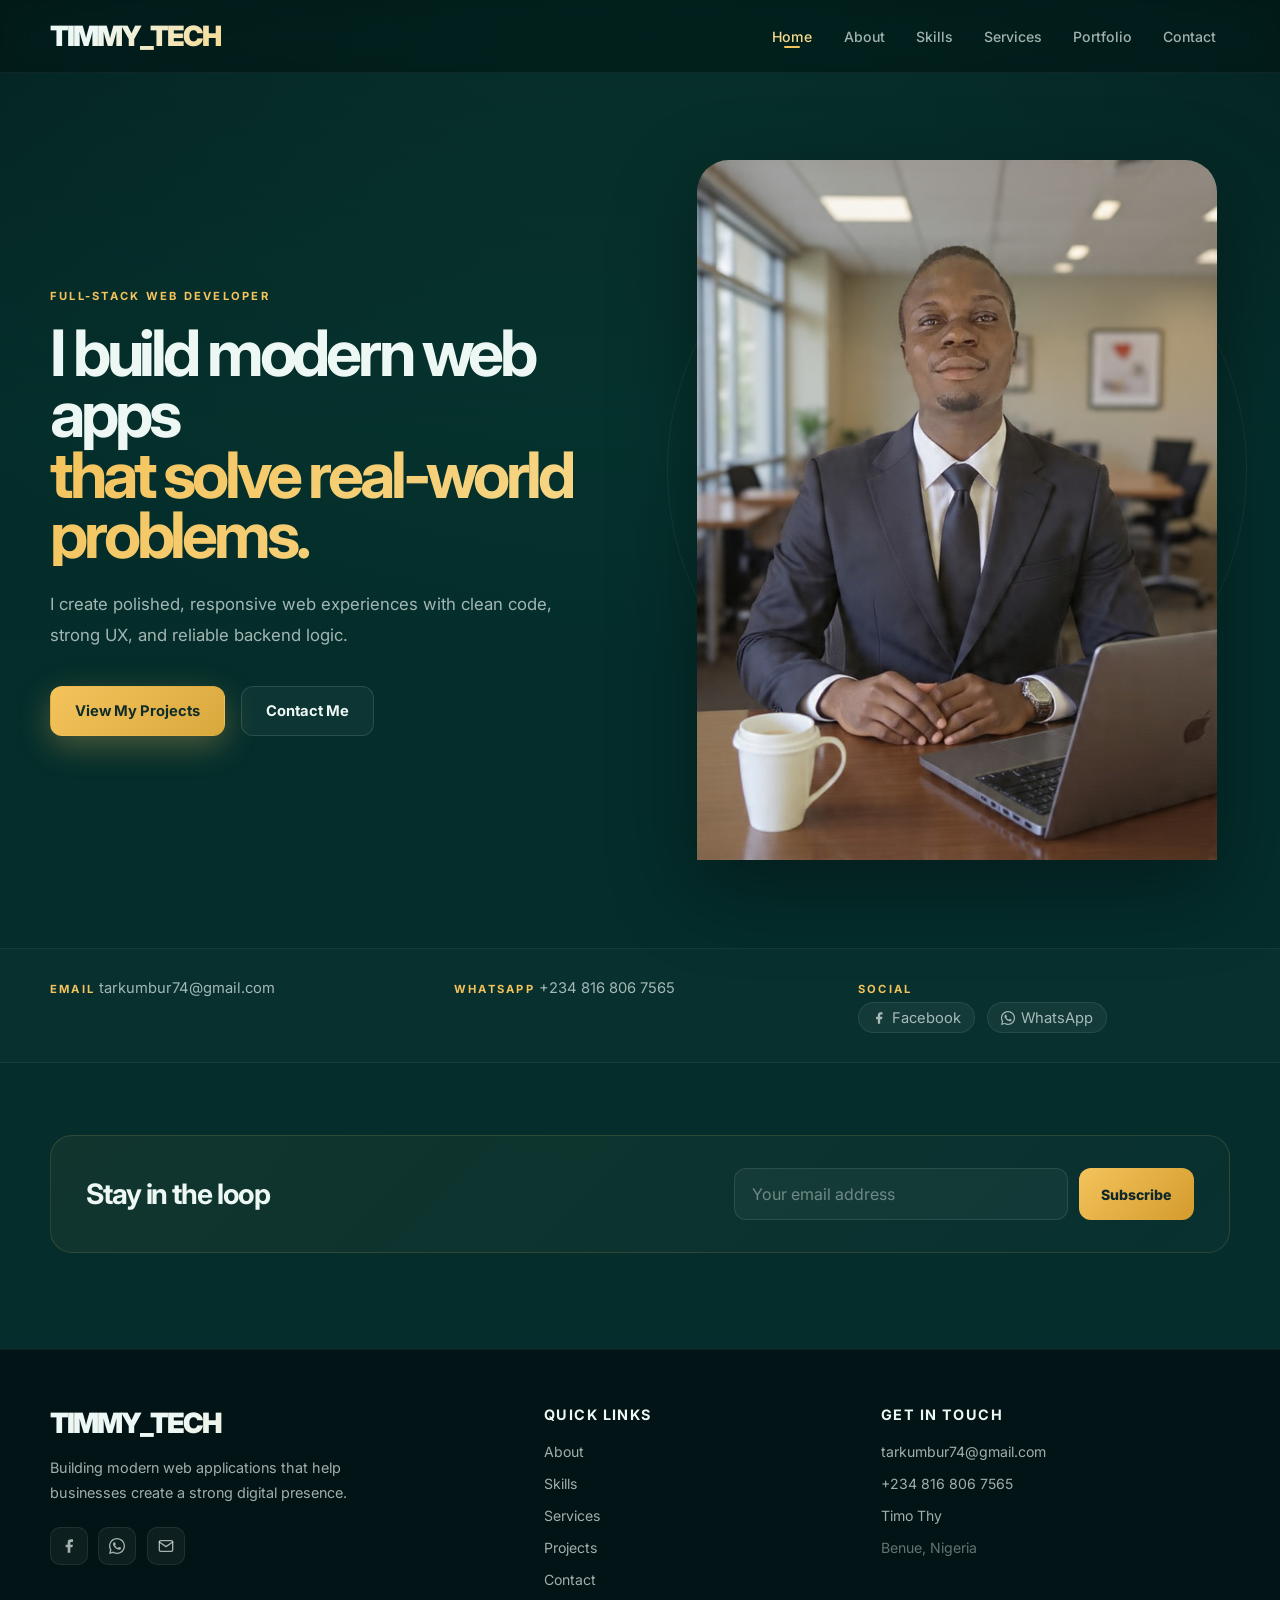
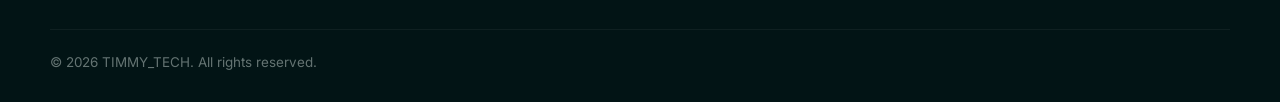
<file: index.html>
<!DOCTYPE html>
<html lang="en">
  <head>
    <meta charset="UTF-8" />
    <meta name="viewport" content="width=device-width, initial-scale=1.0" />
    <title>TIMMY_TECH | Full-Stack Developer</title>
    <meta name="description" content="Portfolio website for Timmy Tech — a full-stack web developer and digital solutions expert." />
    <link rel="preconnect" href="https://fonts.googleapis.com" />
    <link rel="preconnect" href="https://fonts.gstatic.com" crossorigin />
    <link href="https://fonts.googleapis.com/css2?family=Inter:wght@400;500;600;700;800;900&display=swap" rel="stylesheet" />
    <link rel="stylesheet" href="styles.css" />
  </head>
  <body>
    <div class="page-shell">

      <!-- ── NAV ── -->
      <header class="topbar">
        <nav class="nav container">
          <a class="brand" href="index.html">TIMMY_TECH</a>
          <div class="nav-links" id="navMenu">
            <a href="index.html"     class="nav-link">Home</a>
            <a href="about.html"     class="nav-link">About</a>
            <a href="skills.html"    class="nav-link">Skills</a>
            <a href="services.html"  class="nav-link">Services</a>
            <a href="portfolio.html" class="nav-link">Portfolio</a>
            <a href="contact.html"   class="nav-link">Contact</a>
          </div>
          <button class="menu-toggle" id="menuToggle" aria-label="Toggle menu">
            <span></span>
            <span></span>
            <span></span>
          </button>
        </nav>
      </header>

      <main>

        <!-- ── HERO ── -->
        <section class="hero container" id="home">
          <div class="hero-copy reveal">
            <p class="eyebrow">Full-Stack Web Developer</p>
            <h1>
              I build modern web apps
              <span>that solve real-world problems.</span>
            </h1>
            <p class="lead">
              I create polished, responsive web experiences with clean code,
              strong UX, and reliable backend logic.
            </p>
            <div class="cta-row">
              <a class="btn btn-primary" href="portfolio.html">View My Projects</a>
              <a class="btn btn-secondary" href="contact.html">Contact Me</a>
            </div>
          </div>

          <div class="hero-visual">
            <div class="orb orb-one"></div>
            <div class="orb orb-two"></div>
            <img src="IMG-20260911-WA3342.jpg" alt="Portrait of Timmy Tech" />
          </div>
        </section>

        <!-- ── QUICK LINKS ── -->
        <div class="info-strip">
          <div class="container info-grid">
            <div class="reveal">
              <p class="mini-tag">Email</p>
              <a href="mailto:tarkumbur74@gmail.com">tarkumbur74@gmail.com</a>
            </div>
            <div class="reveal">
              <p class="mini-tag">WhatsApp</p>
              <a href="https://wa.me/2348168067565" target="_blank" rel="noreferrer">+234 816 806 7565</a>
            </div>
            <div class="reveal">
              <p class="mini-tag">Social</p>
              <div class="socials">
                <a class="social-pill" href="https://facebook.com/timo.thy" target="_blank" rel="noreferrer">
                  <svg width="14" height="14" viewBox="0 0 24 24" fill="currentColor"><path d="M18 2h-3a5 5 0 0 0-5 5v3H7v4h3v8h4v-8h3l1-4h-4V7a1 1 0 0 1 1-1h3z"/></svg>
                  Facebook
                </a>
                <a class="social-pill" href="https://wa.me/2348168067565" target="_blank" rel="noreferrer">
                  <svg width="14" height="14" viewBox="0 0 24 24" fill="currentColor"><path d="M17.472 14.382c-.297-.149-1.758-.867-2.03-.967-.273-.099-.471-.148-.67.15-.197.297-.767.966-.94 1.164-.173.199-.347.223-.644.075-.297-.15-1.255-.463-2.39-1.475-.883-.788-1.48-1.761-1.653-2.059-.173-.297-.018-.458.13-.606.134-.133.298-.347.446-.52.149-.174.198-.298.298-.497.099-.198.05-.371-.025-.52-.075-.149-.669-1.612-.916-2.207-.242-.579-.487-.5-.669-.51-.173-.008-.371-.01-.57-.01-.198 0-.52.074-.792.372-.272.297-1.04 1.016-1.04 2.479 0 1.462 1.065 2.875 1.213 3.074.149.198 2.096 3.2 5.077 4.487.709.306 1.262.489 1.694.625.712.227 1.36.195 1.871.118.571-.085 1.758-.719 2.006-1.413.248-.694.248-1.289.173-1.413-.074-.124-.272-.198-.57-.347z"/><path d="M12 0C5.373 0 0 5.373 0 12c0 2.124.554 4.118 1.524 5.847L0 24l6.335-1.509A11.954 11.954 0 0 0 12 24c6.627 0 12-5.373 12-12S18.627 0 12 0zm0 22c-1.848 0-3.576-.504-5.054-1.38l-.363-.214-3.762.896.952-3.666-.236-.375A9.96 9.96 0 0 1 2 12C2 6.477 6.477 2 12 2s10 4.477 10 10-4.477 10-10 10z"/></svg>
                  WhatsApp
                </a>
              </div>
            </div>
          </div>
        </div>

        <!-- ── NEWSLETTER ── -->
        <section class="newsletter container">
          <div class="newsletter-box reveal">
            <h3>Stay in the loop</h3>
            <form class="newsletter-form">
              <input type="email" placeholder="Your email address" aria-label="Email address" required />
              <button type="submit">Subscribe</button>
            </form>
          </div>
        </section>

      </main>

      <!-- ── FOOTER ── -->
      <footer class="footer" id="contact">
        <div class="container footer-grid">
          <div>
            <a href="index.html" class="brand footer-brand">TIMMY_TECH</a>
            <p>Building modern web applications that help businesses create a strong digital presence.</p>
            <div class="footer-socials">
              <a href="https://facebook.com/timo.thy" target="_blank" rel="noreferrer" aria-label="Facebook">
                <svg width="16" height="16" viewBox="0 0 24 24" fill="currentColor"><path d="M18 2h-3a5 5 0 0 0-5 5v3H7v4h3v8h4v-8h3l1-4h-4V7a1 1 0 0 1 1-1h3z"/></svg>
              </a>
              <a href="https://wa.me/2348168067565" target="_blank" rel="noreferrer" aria-label="WhatsApp">
                <svg width="16" height="16" viewBox="0 0 24 24" fill="currentColor"><path d="M17.472 14.382c-.297-.149-1.758-.867-2.03-.967-.273-.099-.471-.148-.67.15-.197.297-.767.966-.94 1.164-.173.199-.347.223-.644.075-.297-.15-1.255-.463-2.39-1.475-.883-.788-1.48-1.761-1.653-2.059-.173-.297-.018-.458.13-.606.134-.133.298-.347.446-.52.149-.174.198-.298.298-.497.099-.198.05-.371-.025-.52-.075-.149-.669-1.612-.916-2.207-.242-.579-.487-.5-.669-.51-.173-.008-.371-.01-.57-.01-.198 0-.52.074-.792.372-.272.297-1.04 1.016-1.04 2.479 0 1.462 1.065 2.875 1.213 3.074.149.198 2.096 3.2 5.077 4.487.709.306 1.262.489 1.694.625.712.227 1.36.195 1.871.118.571-.085 1.758-.719 2.006-1.413.248-.694.248-1.289.173-1.413-.074-.124-.272-.198-.57-.347z"/><path d="M12 0C5.373 0 0 5.373 0 12c0 2.124.554 4.118 1.524 5.847L0 24l6.335-1.509A11.954 11.954 0 0 0 12 24c6.627 0 12-5.373 12-12S18.627 0 12 0zm0 22c-1.848 0-3.576-.504-5.054-1.38l-.363-.214-3.762.896.952-3.666-.236-.375A9.96 9.96 0 0 1 2 12C2 6.477 6.477 2 12 2s10 4.477 10 10-4.477 10-10 10z"/></svg>
              </a>
              <a href="mailto:tarkumbur74@gmail.com" aria-label="Email">
                <svg width="16" height="16" viewBox="0 0 24 24" fill="none" stroke="currentColor" stroke-width="2" stroke-linecap="round" stroke-linejoin="round"><path d="M4 4h16c1.1 0 2 .9 2 2v12c0 1.1-.9 2-2 2H4c-1.1 0-2-.9-2-2V6c0-1.1.9-2 2-2z"/><polyline points="22,6 12,13 2,6"/></svg>
              </a>
            </div>
          </div>
          <div>
            <h4>Quick links</h4>
            <ul>
              <li><a href="about.html">About</a></li>
              <li><a href="skills.html">Skills</a></li>
              <li><a href="services.html">Services</a></li>
              <li><a href="portfolio.html">Projects</a></li>
              <li><a href="contact.html">Contact</a></li>
            </ul>
          </div>
          <div>
            <h4>Get in touch</h4>
            <ul>
              <li><a href="mailto:tarkumbur74@gmail.com">tarkumbur74@gmail.com</a></li>
              <li><a href="https://wa.me/2348168067565">+234 816 806 7565</a></li>
              <li><a href="https://facebook.com/timo.thy" target="_blank" rel="noreferrer">Timo Thy</a></li>
              <li><span style="color:var(--soft)">Benue, Nigeria</span></li>
            </ul>
          </div>
        </div>
        <div class="copyright container">
          <span>© <span id="year"></span> TIMMY_TECH. All rights reserved.</span>
        </div>
      </footer>

    </div>
    <script src="script.js"></script>
  </body>
</html>
</file>
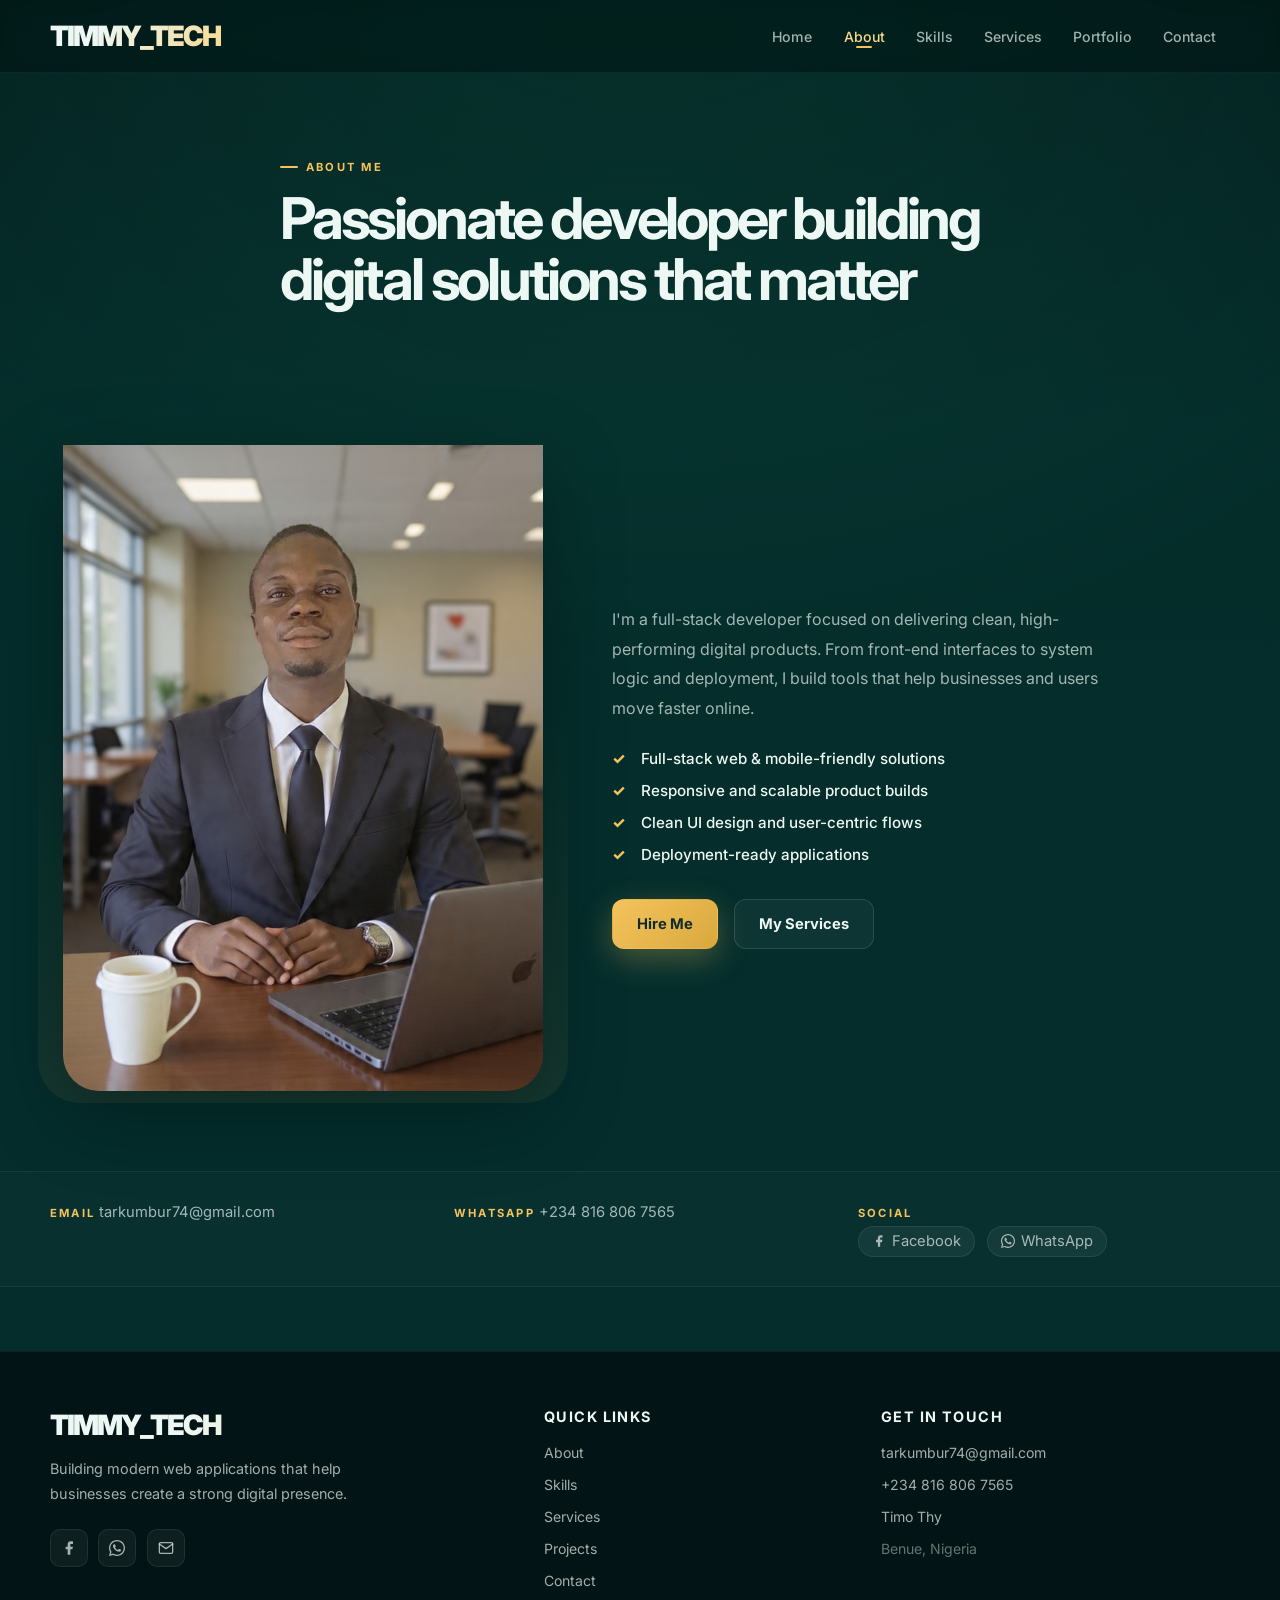
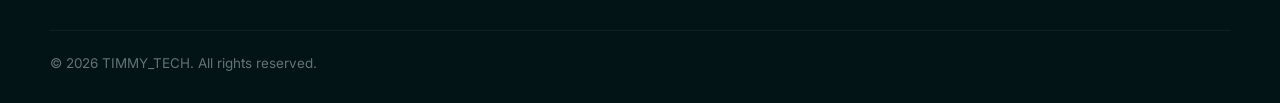
<file: about.html>
<!DOCTYPE html>
<html lang="en">
  <head>
    <meta charset="UTF-8" />
    <meta name="viewport" content="width=device-width, initial-scale=1.0" />
    <title>About | TIMMY_TECH</title>
    <meta name="description" content="Learn more about Timmy Tech — a full-stack web developer based in Benue, Nigeria." />
    <link rel="preconnect" href="https://fonts.googleapis.com" />
    <link rel="preconnect" href="https://fonts.gstatic.com" crossorigin />
    <link href="https://fonts.googleapis.com/css2?family=Inter:wght@400;500;600;700;800;900&display=swap" rel="stylesheet" />
    <link rel="stylesheet" href="styles.css" />
  </head>
  <body>
    <div class="page-shell">

      <!-- ── NAV ── -->
      <header class="topbar">
        <nav class="nav container">
          <a class="brand" href="index.html">TIMMY_TECH</a>
          <div class="nav-links" id="navMenu">
            <a href="index.html"     class="nav-link">Home</a>
            <a href="about.html"     class="nav-link">About</a>
            <a href="skills.html"    class="nav-link">Skills</a>
            <a href="services.html"  class="nav-link">Services</a>
            <a href="portfolio.html" class="nav-link">Portfolio</a>
            <a href="contact.html"   class="nav-link">Contact</a>
          </div>
          <button class="menu-toggle" id="menuToggle" aria-label="Toggle menu">
            <span></span><span></span><span></span>
          </button>
        </nav>
      </header>

      <main>

        <!-- ── PAGE HERO ── -->
        <div class="page-hero container reveal">
          <p class="section-tag">About me</p>
          <h1 class="page-title">Passionate developer building<br>digital solutions that matter</h1>
        </div>

        <!-- ── ABOUT ── -->
        <section class="about container" id="about">
          <div class="about-visual reveal">
            <img src="IMG-20260911-WA3342.jpg" alt="Timmy Tech — developer portrait" />
          </div>

          <div class="about-copy reveal reveal-right">
            <p>
              I'm a full-stack developer focused on delivering clean, high-performing digital
              products. From front-end interfaces to system logic and deployment, I build tools
              that help businesses and users move faster online.
            </p>
            <ul class="check-list">
              <li>Full-stack web &amp; mobile-friendly solutions</li>
              <li>Responsive and scalable product builds</li>
              <li>Clean UI design and user-centric flows</li>
              <li>Deployment-ready applications</li>
            </ul>
            <div class="action-row">
              <a class="btn btn-primary" href="mailto:tarkumbur74@gmail.com">Hire Me</a>
              <a class="btn btn-ghost" href="services.html">My Services</a>
            </div>
          </div>
        </section>

        <!-- ── INFO STRIP ── -->
        <div class="info-strip">
          <div class="container info-grid">
            <div class="reveal">
              <p class="mini-tag">Email</p>
              <a href="mailto:tarkumbur74@gmail.com">tarkumbur74@gmail.com</a>
            </div>
            <div class="reveal">
              <p class="mini-tag">WhatsApp</p>
              <a href="https://wa.me/2348168067565" target="_blank" rel="noreferrer">+234 816 806 7565</a>
            </div>
            <div class="reveal">
              <p class="mini-tag">Social</p>
              <div class="socials">
                <a class="social-pill" href="https://facebook.com/timo.thy" target="_blank" rel="noreferrer">
                  <svg width="14" height="14" viewBox="0 0 24 24" fill="currentColor"><path d="M18 2h-3a5 5 0 0 0-5 5v3H7v4h3v8h4v-8h3l1-4h-4V7a1 1 0 0 1 1-1h3z"/></svg>
                  Facebook
                </a>
                <a class="social-pill" href="https://wa.me/2348168067565" target="_blank" rel="noreferrer">
                  <svg width="14" height="14" viewBox="0 0 24 24" fill="currentColor"><path d="M17.472 14.382c-.297-.149-1.758-.867-2.03-.967-.273-.099-.471-.148-.67.15-.197.297-.767.966-.94 1.164-.173.199-.347.223-.644.075-.297-.15-1.255-.463-2.39-1.475-.883-.788-1.48-1.761-1.653-2.059-.173-.297-.018-.458.13-.606.134-.133.298-.347.446-.52.149-.174.198-.298.298-.497.099-.198.05-.371-.025-.52-.075-.149-.669-1.612-.916-2.207-.242-.579-.487-.5-.669-.51-.173-.008-.371-.01-.57-.01-.198 0-.52.074-.792.372-.272.297-1.04 1.016-1.04 2.479 0 1.462 1.065 2.875 1.213 3.074.149.198 2.096 3.2 5.077 4.487.709.306 1.262.489 1.694.625.712.227 1.36.195 1.871.118.571-.085 1.758-.719 2.006-1.413.248-.694.248-1.289.173-1.413-.074-.124-.272-.198-.57-.347z"/><path d="M12 0C5.373 0 0 5.373 0 12c0 2.124.554 4.118 1.524 5.847L0 24l6.335-1.509A11.954 11.954 0 0 0 12 24c6.627 0 12-5.373 12-12S18.627 0 12 0zm0 22c-1.848 0-3.576-.504-5.054-1.38l-.363-.214-3.762.896.952-3.666-.236-.375A9.96 9.96 0 0 1 2 12C2 6.477 6.477 2 12 2s10 4.477 10 10-4.477 10-10 10z"/></svg>
                  WhatsApp
                </a>
              </div>
            </div>
          </div>
        </div>

      </main>

      <!-- ── FOOTER ── -->
      <footer class="footer">
        <div class="container footer-grid">
          <div>
            <a href="index.html" class="brand footer-brand">TIMMY_TECH</a>
            <p>Building modern web applications that help businesses create a strong digital presence.</p>
            <div class="footer-socials">
              <a href="https://facebook.com/timo.thy" target="_blank" rel="noreferrer" aria-label="Facebook">
                <svg width="16" height="16" viewBox="0 0 24 24" fill="currentColor"><path d="M18 2h-3a5 5 0 0 0-5 5v3H7v4h3v8h4v-8h3l1-4h-4V7a1 1 0 0 1 1-1h3z"/></svg>
              </a>
              <a href="https://wa.me/2348168067565" target="_blank" rel="noreferrer" aria-label="WhatsApp">
                <svg width="16" height="16" viewBox="0 0 24 24" fill="currentColor"><path d="M17.472 14.382c-.297-.149-1.758-.867-2.03-.967-.273-.099-.471-.148-.67.15-.197.297-.767.966-.94 1.164-.173.199-.347.223-.644.075-.297-.15-1.255-.463-2.39-1.475-.883-.788-1.48-1.761-1.653-2.059-.173-.297-.018-.458.13-.606.134-.133.298-.347.446-.52.149-.174.198-.298.298-.497.099-.198.05-.371-.025-.52-.075-.149-.669-1.612-.916-2.207-.242-.579-.487-.5-.669-.51-.173-.008-.371-.01-.57-.01-.198 0-.52.074-.792.372-.272.297-1.04 1.016-1.04 2.479 0 1.462 1.065 2.875 1.213 3.074.149.198 2.096 3.2 5.077 4.487.709.306 1.262.489 1.694.625.712.227 1.36.195 1.871.118.571-.085 1.758-.719 2.006-1.413.248-.694.248-1.289.173-1.413-.074-.124-.272-.198-.57-.347z"/><path d="M12 0C5.373 0 0 5.373 0 12c0 2.124.554 4.118 1.524 5.847L0 24l6.335-1.509A11.954 11.954 0 0 0 12 24c6.627 0 12-5.373 12-12S18.627 0 12 0zm0 22c-1.848 0-3.576-.504-5.054-1.38l-.363-.214-3.762.896.952-3.666-.236-.375A9.96 9.96 0 0 1 2 12C2 6.477 6.477 2 12 2s10 4.477 10 10-4.477 10-10 10z"/></svg>
              </a>
              <a href="mailto:tarkumbur74@gmail.com" aria-label="Email">
                <svg width="16" height="16" viewBox="0 0 24 24" fill="none" stroke="currentColor" stroke-width="2" stroke-linecap="round" stroke-linejoin="round"><path d="M4 4h16c1.1 0 2 .9 2 2v12c0 1.1-.9 2-2 2H4c-1.1 0-2-.9-2-2V6c0-1.1.9-2 2-2z"/><polyline points="22,6 12,13 2,6"/></svg>
              </a>
            </div>
          </div>
          <div>
            <h4>Quick links</h4>
            <ul>
              <li><a href="about.html">About</a></li>
              <li><a href="skills.html">Skills</a></li>
              <li><a href="services.html">Services</a></li>
              <li><a href="portfolio.html">Projects</a></li>
              <li><a href="contact.html">Contact</a></li>
            </ul>
          </div>
          <div>
            <h4>Get in touch</h4>
            <ul>
              <li><a href="mailto:tarkumbur74@gmail.com">tarkumbur74@gmail.com</a></li>
              <li><a href="https://wa.me/2348168067565">+234 816 806 7565</a></li>
              <li><a href="https://facebook.com/timo.thy" target="_blank" rel="noreferrer">Timo Thy</a></li>
              <li><span style="color:var(--soft)">Benue, Nigeria</span></li>
            </ul>
          </div>
        </div>
        <div class="copyright container">
          <span>© <span id="year"></span> TIMMY_TECH. All rights reserved.</span>
        </div>
      </footer>

    </div>
    <script src="script.js"></script>
  </body>
</html>
</file>
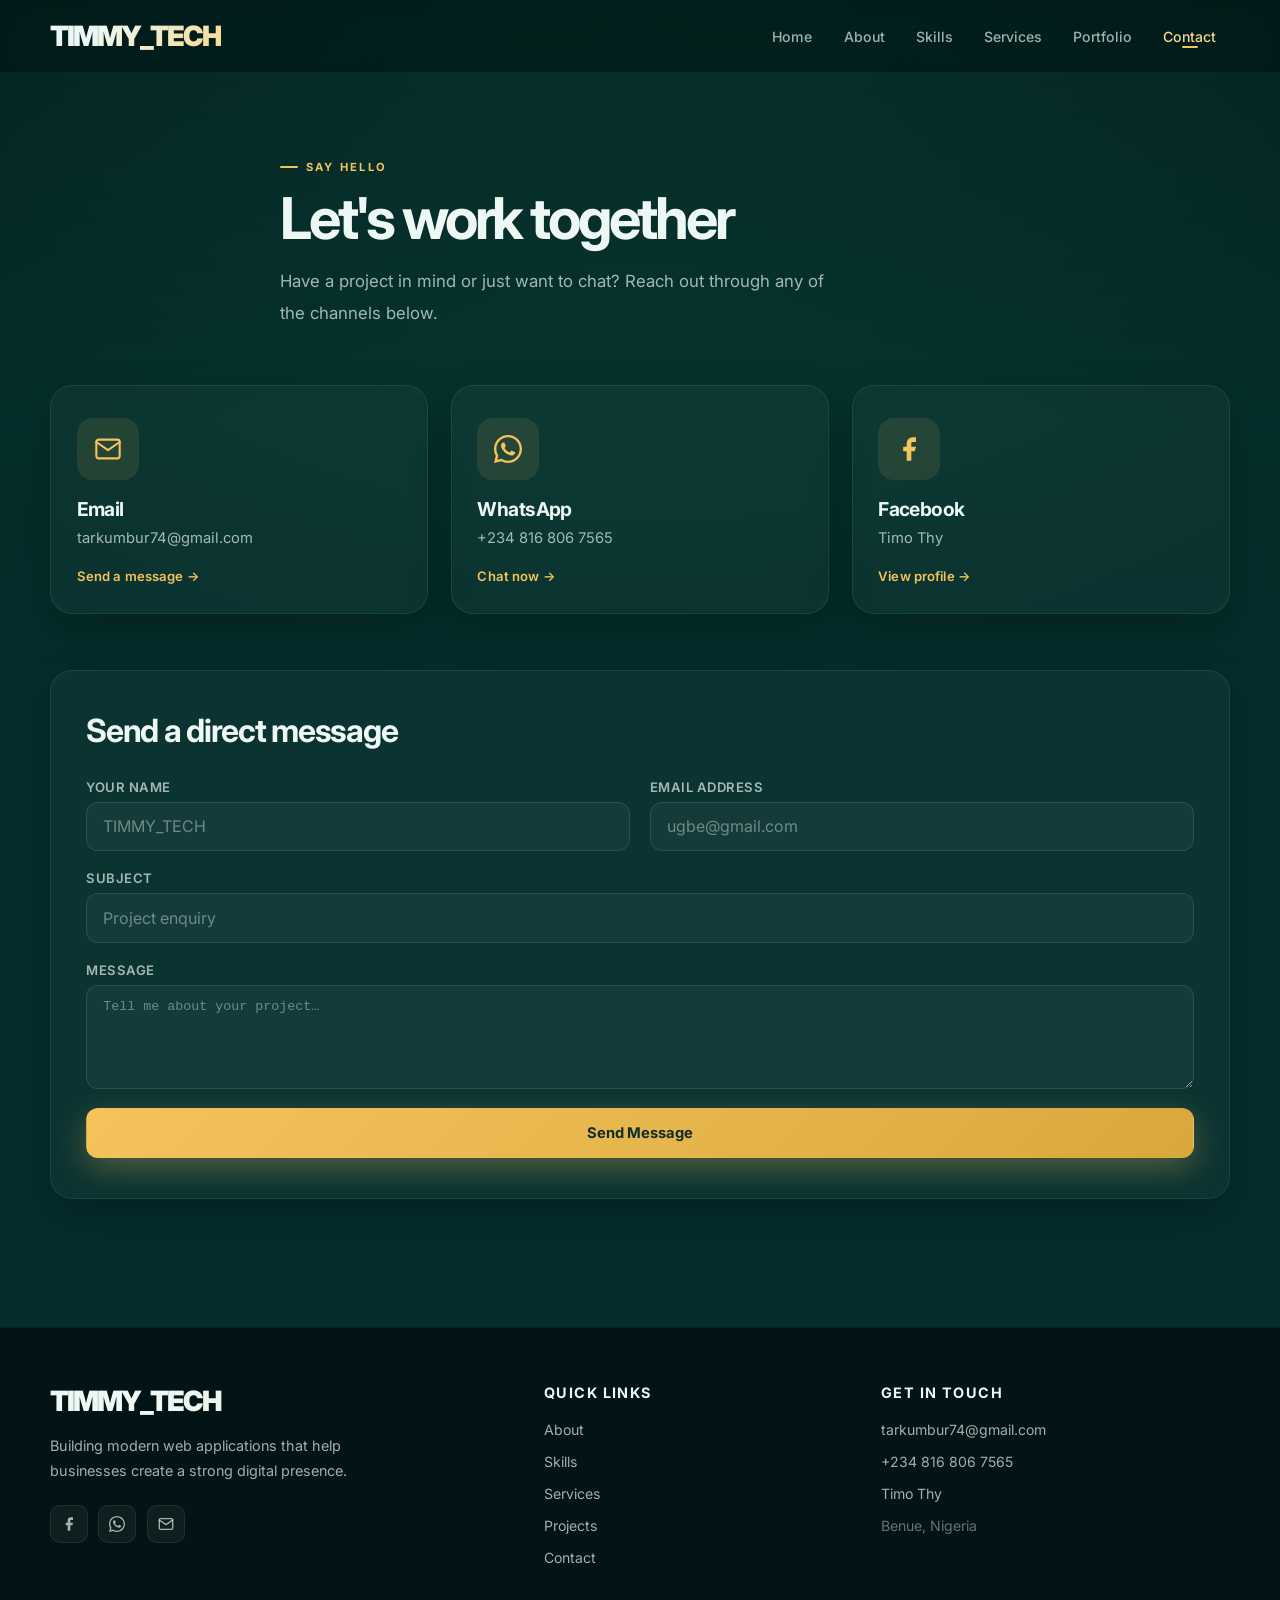
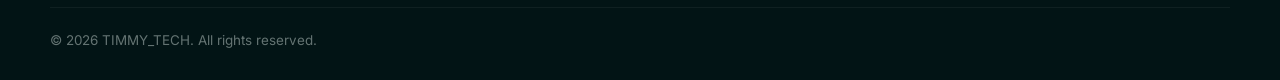
<file: contact.html>
<!DOCTYPE html>
<html lang="en">
  <head>
    <meta charset="UTF-8" />
    <meta name="viewport" content="width=device-width, initial-scale=1.0" />
    <title>Contact | TIMMY_TECH</title>
    <meta name="description" content="Get in touch with Timmy Tech — email, WhatsApp, or social media." />
    <link rel="preconnect" href="https://fonts.googleapis.com" />
    <link rel="preconnect" href="https://fonts.gstatic.com" crossorigin />
    <link href="https://fonts.googleapis.com/css2?family=Inter:wght@400;500;600;700;800;900&display=swap" rel="stylesheet" />
    <link rel="stylesheet" href="styles.css" />
  </head>
  <body>
    <div class="page-shell">

      <!-- ── NAV ── -->
      <header class="topbar">
        <nav class="nav container">
          <a class="brand" href="index.html">TIMMY_TECH</a>
          <div class="nav-links" id="navMenu">
            <a href="index.html"     class="nav-link">Home</a>
            <a href="about.html"     class="nav-link">About</a>
            <a href="skills.html"    class="nav-link">Skills</a>
            <a href="services.html"  class="nav-link">Services</a>
            <a href="portfolio.html" class="nav-link">Portfolio</a>
            <a href="contact.html"   class="nav-link">Contact</a>
          </div>
          <button class="menu-toggle" id="menuToggle" aria-label="Toggle menu">
            <span></span><span></span><span></span>
          </button>
        </nav>
      </header>

      <main>

        <!-- ── PAGE HERO ── -->
        <div class="page-hero container reveal">
          <p class="section-tag">Say hello</p>
          <h1 class="page-title">Let's work together</h1>
          <p class="page-lead">Have a project in mind or just want to chat? Reach out through any of the channels below.</p>
        </div>

        <!-- ── CONTACT CARDS ── -->
        <section class="contact-section container" id="contact">

          <div class="contact-grid">

            <a class="contact-card reveal" href="mailto:tarkumbur74@gmail.com">
              <div class="contact-icon">
                <svg width="28" height="28" viewBox="0 0 24 24" fill="none" stroke="currentColor" stroke-width="1.8" stroke-linecap="round" stroke-linejoin="round"><path d="M4 4h16c1.1 0 2 .9 2 2v12c0 1.1-.9 2-2 2H4c-1.1 0-2-.9-2-2V6c0-1.1.9-2 2-2z"/><polyline points="22,6 12,13 2,6"/></svg>
              </div>
              <h3>Email</h3>
              <p>tarkumbur74@gmail.com</p>
              <span class="contact-action">Send a message →</span>
            </a>

            <a class="contact-card reveal" href="https://wa.me/2348168067565" target="_blank" rel="noreferrer">
              <div class="contact-icon">
                <svg width="28" height="28" viewBox="0 0 24 24" fill="currentColor"><path d="M17.472 14.382c-.297-.149-1.758-.867-2.03-.967-.273-.099-.471-.148-.67.15-.197.297-.767.966-.94 1.164-.173.199-.347.223-.644.075-.297-.15-1.255-.463-2.39-1.475-.883-.788-1.48-1.761-1.653-2.059-.173-.297-.018-.458.13-.606.134-.133.298-.347.446-.52.149-.174.198-.298.298-.497.099-.198.05-.371-.025-.52-.075-.149-.669-1.612-.916-2.207-.242-.579-.487-.5-.669-.51-.173-.008-.371-.01-.57-.01-.198 0-.52.074-.792.372-.272.297-1.04 1.016-1.04 2.479 0 1.462 1.065 2.875 1.213 3.074.149.198 2.096 3.2 5.077 4.487.709.306 1.262.489 1.694.625.712.227 1.36.195 1.871.118.571-.085 1.758-.719 2.006-1.413.248-.694.248-1.289.173-1.413-.074-.124-.272-.198-.57-.347z"/><path d="M12 0C5.373 0 0 5.373 0 12c0 2.124.554 4.118 1.524 5.847L0 24l6.335-1.509A11.954 11.954 0 0 0 12 24c6.627 0 12-5.373 12-12S18.627 0 12 0zm0 22c-1.848 0-3.576-.504-5.054-1.38l-.363-.214-3.762.896.952-3.666-.236-.375A9.96 9.96 0 0 1 2 12C2 6.477 6.477 2 12 2s10 4.477 10 10-4.477 10-10 10z"/></svg>
              </div>
              <h3>WhatsApp</h3>
              <p>+234 816 806 7565</p>
              <span class="contact-action">Chat now →</span>
            </a>

            <a class="contact-card reveal" href="https://facebook.com/timo.thy" target="_blank" rel="noreferrer">
              <div class="contact-icon">
                <svg width="28" height="28" viewBox="0 0 24 24" fill="currentColor"><path d="M18 2h-3a5 5 0 0 0-5 5v3H7v4h3v8h4v-8h3l1-4h-4V7a1 1 0 0 1 1-1h3z"/></svg>
              </div>
              <h3>Facebook</h3>
              <p>Timo Thy</p>
              <span class="contact-action">View profile →</span>
            </a>

          </div>

          <!-- ── CONTACT FORM ── -->
          <div class="contact-form-wrap reveal">
            <h2>Send a direct message</h2>
            <form class="contact-form" id="contactForm">
              <div class="form-row">
                <div class="form-group">
                  <label for="name">Your name</label>
                  <input type="text" id="name" name="name" placeholder="TIMMY_TECH" required />
                </div>
                <div class="form-group">
                  <label for="email">Email address</label>
                  <input type="email" id="email" name="email" placeholder="ugbe@gmail.com" required />
                </div>
              </div>
              <div class="form-group">
                <label for="subject">Subject</label>
                <input type="text" id="subject" name="subject" placeholder="Project enquiry" required />
              </div>
              <div class="form-group">
                <label for="message">Message</label>
                <textarea id="message" name="message" rows="5" placeholder="Tell me about your project…" required></textarea>
              </div>
              <button type="submit" class="btn btn-primary">Send Message</button>
            </form>
          </div>

        </section>

      </main>

      <!-- ── FOOTER ── -->
      <footer class="footer">
        <div class="container footer-grid">
          <div>
            <a href="index.html" class="brand footer-brand">TIMMY_TECH</a>
            <p>Building modern web applications that help businesses create a strong digital presence.</p>
            <div class="footer-socials">
              <a href="https://facebook.com/timo.thy" target="_blank" rel="noreferrer" aria-label="Facebook">
                <svg width="16" height="16" viewBox="0 0 24 24" fill="currentColor"><path d="M18 2h-3a5 5 0 0 0-5 5v3H7v4h3v8h4v-8h3l1-4h-4V7a1 1 0 0 1 1-1h3z"/></svg>
              </a>
              <a href="https://wa.me/2348168067565" target="_blank" rel="noreferrer" aria-label="WhatsApp">
                <svg width="16" height="16" viewBox="0 0 24 24" fill="currentColor"><path d="M17.472 14.382c-.297-.149-1.758-.867-2.03-.967-.273-.099-.471-.148-.67.15-.197.297-.767.966-.94 1.164-.173.199-.347.223-.644.075-.297-.15-1.255-.463-2.39-1.475-.883-.788-1.48-1.761-1.653-2.059-.173-.297-.018-.458.13-.606.134-.133.298-.347.446-.52.149-.174.198-.298.298-.497.099-.198.05-.371-.025-.52-.075-.149-.669-1.612-.916-2.207-.242-.579-.487-.5-.669-.51-.173-.008-.371-.01-.57-.01-.198 0-.52.074-.792.372-.272.297-1.04 1.016-1.04 2.479 0 1.462 1.065 2.875 1.213 3.074.149.198 2.096 3.2 5.077 4.487.709.306 1.262.489 1.694.625.712.227 1.36.195 1.871.118.571-.085 1.758-.719 2.006-1.413.248-.694.248-1.289.173-1.413-.074-.124-.272-.198-.57-.347z"/><path d="M12 0C5.373 0 0 5.373 0 12c0 2.124.554 4.118 1.524 5.847L0 24l6.335-1.509A11.954 11.954 0 0 0 12 24c6.627 0 12-5.373 12-12S18.627 0 12 0zm0 22c-1.848 0-3.576-.504-5.054-1.38l-.363-.214-3.762.896.952-3.666-.236-.375A9.96 9.96 0 0 1 2 12C2 6.477 6.477 2 12 2s10 4.477 10 10-4.477 10-10 10z"/></svg>
              </a>
              <a href="mailto:tarkumbur74@gmail.com" aria-label="Email">
                <svg width="16" height="16" viewBox="0 0 24 24" fill="none" stroke="currentColor" stroke-width="2" stroke-linecap="round" stroke-linejoin="round"><path d="M4 4h16c1.1 0 2 .9 2 2v12c0 1.1-.9 2-2 2H4c-1.1 0-2-.9-2-2V6c0-1.1.9-2 2-2z"/><polyline points="22,6 12,13 2,6"/></svg>
              </a>
            </div>
          </div>
          <div>
            <h4>Quick links</h4>
            <ul>
              <li><a href="about.html">About</a></li>
              <li><a href="skills.html">Skills</a></li>
              <li><a href="services.html">Services</a></li>
              <li><a href="portfolio.html">Projects</a></li>
              <li><a href="contact.html">Contact</a></li>
            </ul>
          </div>
          <div>
            <h4>Get in touch</h4>
            <ul>
              <li><a href="mailto:tarkumbur74@gmail.com">tarkumbur74@gmail.com</a></li>
              <li><a href="https://wa.me/2348168067565">+234 816 806 7565</a></li>
              <li><a href="https://facebook.com/timo.thy" target="_blank" rel="noreferrer">Timo Thy</a></li>
              <li><span style="color:var(--soft)">Benue, Nigeria</span></li>
            </ul>
          </div>
        </div>
        <div class="copyright container">
          <span>© <span id="year"></span> TIMMY_TECH. All rights reserved.</span>
        </div>
      </footer>

    </div>
    <script src="script.js"></script>
  </body>
</html>
</file>
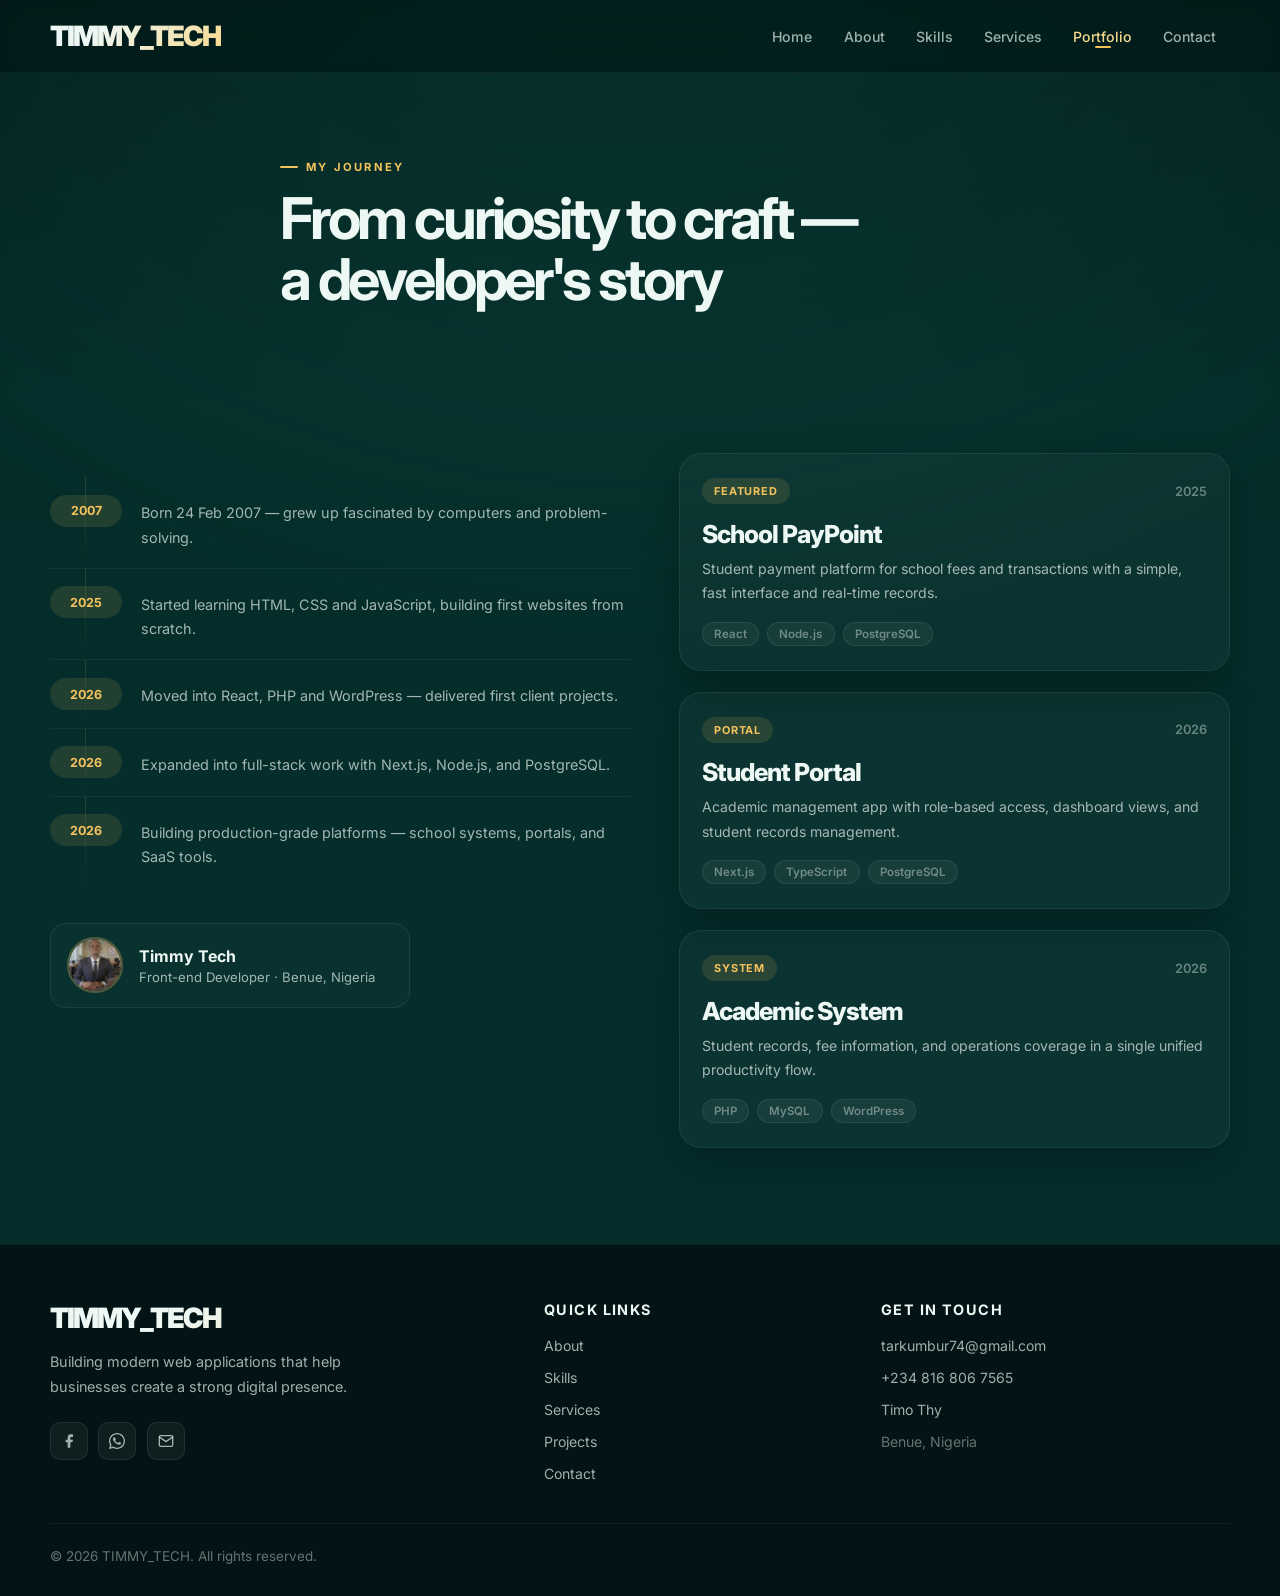
<file: portfolio.html>
<!DOCTYPE html>
<html lang="en">
  <head>
    <meta charset="UTF-8" />
    <meta name="viewport" content="width=device-width, initial-scale=1.0" />
    <title>Portfolio | TIMMY_TECH</title>
    <meta name="description" content="Projects and journey of Timmy Tech — School PayPoint, Student Portal, Academic System and more." />
    <link rel="preconnect" href="https://fonts.googleapis.com" />
    <link rel="preconnect" href="https://fonts.gstatic.com" crossorigin />
    <link href="https://fonts.googleapis.com/css2?family=Inter:wght@400;500;600;700;800;900&display=swap" rel="stylesheet" />
    <link rel="stylesheet" href="styles.css" />
  </head>
  <body>
    <div class="page-shell">

      <!-- ── NAV ── -->
      <header class="topbar">
        <nav class="nav container">
          <a class="brand" href="index.html">TIMMY_TECH</a>
          <div class="nav-links" id="navMenu">
            <a href="index.html"     class="nav-link">Home</a>
            <a href="about.html"     class="nav-link">About</a>
            <a href="skills.html"    class="nav-link">Skills</a>
            <a href="services.html"  class="nav-link">Services</a>
            <a href="portfolio.html" class="nav-link">Portfolio</a>
            <a href="contact.html"   class="nav-link">Contact</a>
          </div>
          <button class="menu-toggle" id="menuToggle" aria-label="Toggle menu">
            <span></span><span></span><span></span>
          </button>
        </nav>
      </header>

      <main>

        <!-- ── PAGE HERO ── -->
        <div class="page-hero container reveal">
          <p class="section-tag">My Journey</p>
          <h1 class="page-title">From curiosity to craft —<br>a developer's story</h1>
        </div>

        <!-- ── EXPERIENCE / PROJECTS ── -->
        <section class="experience container" id="portfolio">

          <div class="experience-copy reveal">
            <div class="timeline">
              <div class="timeline-item">
                <span class="year">2007</span>
                <p>Born 24 Feb 2007 — grew up fascinated by computers and problem-solving.</p>
              </div>
              <div class="timeline-item">
                <span class="year">2025</span>
                <p>Started learning HTML, CSS and JavaScript, building first websites from scratch.</p>
              </div>
              <div class="timeline-item">
                <span class="year">2026</span>
                <p>Moved into React, PHP and WordPress — delivered first client projects.</p>
              </div>
              <div class="timeline-item">
                <span class="year">2026</span>
                <p>Expanded into full-stack work with Next.js, Node.js, and PostgreSQL.</p>
              </div>
              <div class="timeline-item">
                <span class="year">2026</span>
                <p>Building production-grade platforms — school systems, portals, and SaaS tools.</p>
              </div>
            </div>
            <div class="mini-profile">
              <img src="IMG-20260911-WA3342.jpg" alt="Timmy Tech portrait" />
              <div>
                <strong>Timmy Tech</strong>
                <span>Front-end Developer · Benue, Nigeria</span>
              </div>
            </div>
          </div>

          <div class="projects-panel">
            <div class="project-card reveal">
              <div class="project-header">
                <span class="project-badge">Featured</span>
                <span class="project-year">2025</span>
              </div>
              <h3>School PayPoint</h3>
              <p>Student payment platform for school fees and transactions with a simple, fast interface and real-time records.</p>
              <div class="project-tags">
                <span>React</span><span>Node.js</span><span>PostgreSQL</span>
              </div>
            </div>

            <div class="project-card reveal">
              <div class="project-header">
                <span class="project-badge">Portal</span>
                <span class="project-year">2026</span>
              </div>
              <h3>Student Portal</h3>
              <p>Academic management app with role-based access, dashboard views, and student records management.</p>
              <div class="project-tags">
                <span>Next.js</span><span>TypeScript</span><span>PostgreSQL</span>
              </div>
            </div>

            <div class="project-card reveal">
              <div class="project-header">
                <span class="project-badge">System</span>
                <span class="project-year">2026</span>
              </div>
              <h3>Academic System</h3>
              <p>Student records, fee information, and operations coverage in a single unified productivity flow.</p>
              <div class="project-tags">
                <span>PHP</span><span>MySQL</span><span>WordPress</span>
              </div>
            </div>
          </div>

        </section>

      </main>

      <!-- ── FOOTER ── -->
      <footer class="footer">
        <div class="container footer-grid">
          <div>
            <a href="index.html" class="brand footer-brand">TIMMY_TECH</a>
            <p>Building modern web applications that help businesses create a strong digital presence.</p>
            <div class="footer-socials">
              <a href="https://facebook.com/timo.thy" target="_blank" rel="noreferrer" aria-label="Facebook">
                <svg width="16" height="16" viewBox="0 0 24 24" fill="currentColor"><path d="M18 2h-3a5 5 0 0 0-5 5v3H7v4h3v8h4v-8h3l1-4h-4V7a1 1 0 0 1 1-1h3z"/></svg>
              </a>
              <a href="https://wa.me/2348168067565" target="_blank" rel="noreferrer" aria-label="WhatsApp">
                <svg width="16" height="16" viewBox="0 0 24 24" fill="currentColor"><path d="M17.472 14.382c-.297-.149-1.758-.867-2.03-.967-.273-.099-.471-.148-.67.15-.197.297-.767.966-.94 1.164-.173.199-.347.223-.644.075-.297-.15-1.255-.463-2.39-1.475-.883-.788-1.48-1.761-1.653-2.059-.173-.297-.018-.458.13-.606.134-.133.298-.347.446-.52.149-.174.198-.298.298-.497.099-.198.05-.371-.025-.52-.075-.149-.669-1.612-.916-2.207-.242-.579-.487-.5-.669-.51-.173-.008-.371-.01-.57-.01-.198 0-.52.074-.792.372-.272.297-1.04 1.016-1.04 2.479 0 1.462 1.065 2.875 1.213 3.074.149.198 2.096 3.2 5.077 4.487.709.306 1.262.489 1.694.625.712.227 1.36.195 1.871.118.571-.085 1.758-.719 2.006-1.413.248-.694.248-1.289.173-1.413-.074-.124-.272-.198-.57-.347z"/><path d="M12 0C5.373 0 0 5.373 0 12c0 2.124.554 4.118 1.524 5.847L0 24l6.335-1.509A11.954 11.954 0 0 0 12 24c6.627 0 12-5.373 12-12S18.627 0 12 0zm0 22c-1.848 0-3.576-.504-5.054-1.38l-.363-.214-3.762.896.952-3.666-.236-.375A9.96 9.96 0 0 1 2 12C2 6.477 6.477 2 12 2s10 4.477 10 10-4.477 10-10 10z"/></svg>
              </a>
              <a href="mailto:tarkumbur74@gmail.com" aria-label="Email">
                <svg width="16" height="16" viewBox="0 0 24 24" fill="none" stroke="currentColor" stroke-width="2" stroke-linecap="round" stroke-linejoin="round"><path d="M4 4h16c1.1 0 2 .9 2 2v12c0 1.1-.9 2-2 2H4c-1.1 0-2-.9-2-2V6c0-1.1.9-2 2-2z"/><polyline points="22,6 12,13 2,6"/></svg>
              </a>
            </div>
          </div>
          <div>
            <h4>Quick links</h4>
            <ul>
              <li><a href="about.html">About</a></li>
              <li><a href="skills.html">Skills</a></li>
              <li><a href="services.html">Services</a></li>
              <li><a href="portfolio.html">Projects</a></li>
              <li><a href="contact.html">Contact</a></li>
            </ul>
          </div>
          <div>
            <h4>Get in touch</h4>
            <ul>
              <li><a href="mailto:tarkumbur74@gmail.com">tarkumbur74@gmail.com</a></li>
              <li><a href="https://wa.me/2348168067565">+234 816 806 7565</a></li>
              <li><a href="https://facebook.com/timo.thy" target="_blank" rel="noreferrer">Timo Thy</a></li>
              <li><span style="color:var(--soft)">Benue, Nigeria</span></li>
            </ul>
          </div>
        </div>
        <div class="copyright container">
          <span>© <span id="year"></span> TIMMY_TECH. All rights reserved.</span>
        </div>
      </footer>

    </div>
    <script src="script.js"></script>
  </body>
</html>
</file>
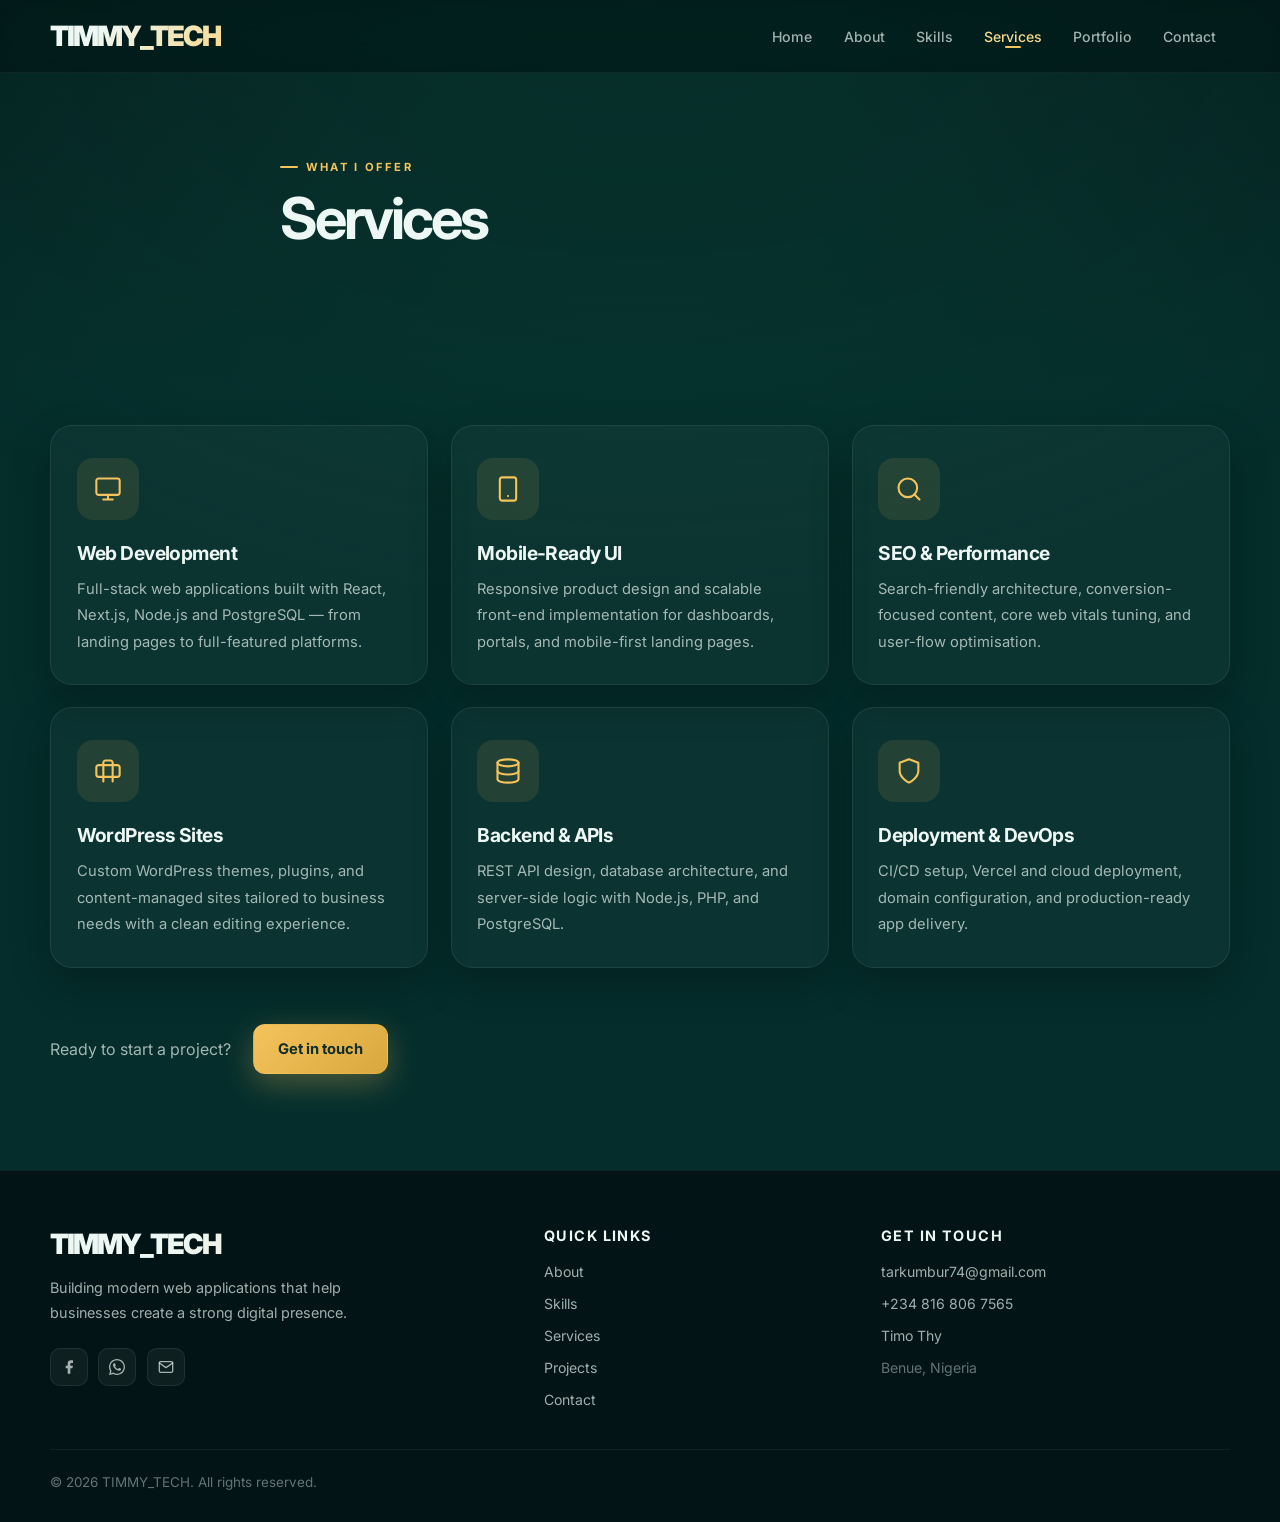
<file: services.html>
<!DOCTYPE html>
<html lang="en">
  <head>
    <meta charset="UTF-8" />
    <meta name="viewport" content="width=device-width, initial-scale=1.0" />
    <title>Services | TIMMY_TECH</title>
    <meta name="description" content="Web development services offered by Timmy Tech — full-stack apps, mobile UI, SEO, WordPress, APIs, and DevOps." />
    <link rel="preconnect" href="https://fonts.googleapis.com" />
    <link rel="preconnect" href="https://fonts.gstatic.com" crossorigin />
    <link href="https://fonts.googleapis.com/css2?family=Inter:wght@400;500;600;700;800;900&display=swap" rel="stylesheet" />
    <link rel="stylesheet" href="styles.css" />
  </head>
  <body>
    <div class="page-shell">

      <!-- ── NAV ── -->
      <header class="topbar">
        <nav class="nav container">
          <a class="brand" href="index.html">TIMMY_TECH</a>
          <div class="nav-links" id="navMenu">
            <a href="index.html"     class="nav-link">Home</a>
            <a href="about.html"     class="nav-link">About</a>
            <a href="skills.html"    class="nav-link">Skills</a>
            <a href="services.html"  class="nav-link">Services</a>
            <a href="portfolio.html" class="nav-link">Portfolio</a>
            <a href="contact.html"   class="nav-link">Contact</a>
          </div>
          <button class="menu-toggle" id="menuToggle" aria-label="Toggle menu">
            <span></span><span></span><span></span>
          </button>
        </nav>
      </header>

      <main>

        <!-- ── PAGE HERO ── -->
        <div class="page-hero container reveal">
          <p class="section-tag">What I offer</p>
          <h1 class="page-title">Services</h1>
        </div>

        <!-- ── SERVICES ── -->
        <section class="services container" id="services">
          <div class="service-grid">

            <article class="service-card reveal">
              <div class="service-icon">
                <svg width="28" height="28" viewBox="0 0 24 24" fill="none" stroke="currentColor" stroke-width="1.8" stroke-linecap="round" stroke-linejoin="round"><rect x="2" y="3" width="20" height="14" rx="2"/><path d="M8 21h8m-4-4v4"/></svg>
              </div>
              <h3>Web Development</h3>
              <p>Full-stack web applications built with React, Next.js, Node.js and PostgreSQL — from landing pages to full-featured platforms.</p>
            </article>

            <article class="service-card reveal">
              <div class="service-icon">
                <svg width="28" height="28" viewBox="0 0 24 24" fill="none" stroke="currentColor" stroke-width="1.8" stroke-linecap="round" stroke-linejoin="round"><rect x="5" y="2" width="14" height="20" rx="2"/><path d="M12 18h.01"/></svg>
              </div>
              <h3>Mobile-Ready UI</h3>
              <p>Responsive product design and scalable front-end implementation for dashboards, portals, and mobile-first landing pages.</p>
            </article>

            <article class="service-card reveal">
              <div class="service-icon">
                <svg width="28" height="28" viewBox="0 0 24 24" fill="none" stroke="currentColor" stroke-width="1.8" stroke-linecap="round" stroke-linejoin="round"><circle cx="11" cy="11" r="8"/><path d="m21 21-4.35-4.35"/></svg>
              </div>
              <h3>SEO &amp; Performance</h3>
              <p>Search-friendly architecture, conversion-focused content, core web vitals tuning, and user-flow optimisation.</p>
            </article>

            <article class="service-card reveal">
              <div class="service-icon">
                <svg width="28" height="28" viewBox="0 0 24 24" fill="none" stroke="currentColor" stroke-width="1.8" stroke-linecap="round" stroke-linejoin="round"><path d="M20 7H4a2 2 0 0 0-2 2v6a2 2 0 0 0 2 2h16a2 2 0 0 0 2-2V9a2 2 0 0 0-2-2z"/><path d="M16 21V5a2 2 0 0 0-2-2h-4a2 2 0 0 0-2 2v16"/></svg>
              </div>
              <h3>WordPress Sites</h3>
              <p>Custom WordPress themes, plugins, and content-managed sites tailored to business needs with a clean editing experience.</p>
            </article>

            <article class="service-card reveal">
              <div class="service-icon">
                <svg width="28" height="28" viewBox="0 0 24 24" fill="none" stroke="currentColor" stroke-width="1.8" stroke-linecap="round" stroke-linejoin="round"><ellipse cx="12" cy="5" rx="9" ry="3"/><path d="M3 5v14c0 1.657 4.03 3 9 3s9-1.343 9-3V5"/><path d="M3 12c0 1.657 4.03 3 9 3s9-1.343 9-3"/></svg>
              </div>
              <h3>Backend &amp; APIs</h3>
              <p>REST API design, database architecture, and server-side logic with Node.js, PHP, and PostgreSQL.</p>
            </article>

            <article class="service-card reveal">
              <div class="service-icon">
                <svg width="28" height="28" viewBox="0 0 24 24" fill="none" stroke="currentColor" stroke-width="1.8" stroke-linecap="round" stroke-linejoin="round"><path d="M12 22s8-4 8-10V5l-8-3-8 3v7c0 6 8 10 8 10z"/></svg>
              </div>
              <h3>Deployment &amp; DevOps</h3>
              <p>CI/CD setup, Vercel and cloud deployment, domain configuration, and production-ready app delivery.</p>
            </article>

          </div>

          <div class="services-cta reveal">
            <p>Ready to start a project?</p>
            <a class="btn btn-primary" href="contact.html">Get in touch</a>
          </div>
        </section>

      </main>

      <!-- ── FOOTER ── -->
      <footer class="footer">
        <div class="container footer-grid">
          <div>
            <a href="index.html" class="brand footer-brand">TIMMY_TECH</a>
            <p>Building modern web applications that help businesses create a strong digital presence.</p>
            <div class="footer-socials">
              <a href="https://facebook.com/timo.thy" target="_blank" rel="noreferrer" aria-label="Facebook">
                <svg width="16" height="16" viewBox="0 0 24 24" fill="currentColor"><path d="M18 2h-3a5 5 0 0 0-5 5v3H7v4h3v8h4v-8h3l1-4h-4V7a1 1 0 0 1 1-1h3z"/></svg>
              </a>
              <a href="https://wa.me/2348168067565" target="_blank" rel="noreferrer" aria-label="WhatsApp">
                <svg width="16" height="16" viewBox="0 0 24 24" fill="currentColor"><path d="M17.472 14.382c-.297-.149-1.758-.867-2.03-.967-.273-.099-.471-.148-.67.15-.197.297-.767.966-.94 1.164-.173.199-.347.223-.644.075-.297-.15-1.255-.463-2.39-1.475-.883-.788-1.48-1.761-1.653-2.059-.173-.297-.018-.458.13-.606.134-.133.298-.347.446-.52.149-.174.198-.298.298-.497.099-.198.05-.371-.025-.52-.075-.149-.669-1.612-.916-2.207-.242-.579-.487-.5-.669-.51-.173-.008-.371-.01-.57-.01-.198 0-.52.074-.792.372-.272.297-1.04 1.016-1.04 2.479 0 1.462 1.065 2.875 1.213 3.074.149.198 2.096 3.2 5.077 4.487.709.306 1.262.489 1.694.625.712.227 1.36.195 1.871.118.571-.085 1.758-.719 2.006-1.413.248-.694.248-1.289.173-1.413-.074-.124-.272-.198-.57-.347z"/><path d="M12 0C5.373 0 0 5.373 0 12c0 2.124.554 4.118 1.524 5.847L0 24l6.335-1.509A11.954 11.954 0 0 0 12 24c6.627 0 12-5.373 12-12S18.627 0 12 0zm0 22c-1.848 0-3.576-.504-5.054-1.38l-.363-.214-3.762.896.952-3.666-.236-.375A9.96 9.96 0 0 1 2 12C2 6.477 6.477 2 12 2s10 4.477 10 10-4.477 10-10 10z"/></svg>
              </a>
              <a href="mailto:tarkumbur74@gmail.com" aria-label="Email">
                <svg width="16" height="16" viewBox="0 0 24 24" fill="none" stroke="currentColor" stroke-width="2" stroke-linecap="round" stroke-linejoin="round"><path d="M4 4h16c1.1 0 2 .9 2 2v12c0 1.1-.9 2-2 2H4c-1.1 0-2-.9-2-2V6c0-1.1.9-2 2-2z"/><polyline points="22,6 12,13 2,6"/></svg>
              </a>
            </div>
          </div>
          <div>
            <h4>Quick links</h4>
            <ul>
              <li><a href="about.html">About</a></li>
              <li><a href="skills.html">Skills</a></li>
              <li><a href="services.html">Services</a></li>
              <li><a href="portfolio.html">Projects</a></li>
              <li><a href="contact.html">Contact</a></li>
            </ul>
          </div>
          <div>
            <h4>Get in touch</h4>
            <ul>
              <li><a href="mailto:tarkumbur74@gmail.com">tarkumbur74@gmail.com</a></li>
              <li><a href="https://wa.me/2348168067565">+234 816 806 7565</a></li>
              <li><a href="https://facebook.com/timo.thy" target="_blank" rel="noreferrer">Timo Thy</a></li>
              <li><span style="color:var(--soft)">Benue, Nigeria</span></li>
            </ul>
          </div>
        </div>
        <div class="copyright container">
          <span>© <span id="year"></span> TIMMY_TECH. All rights reserved.</span>
        </div>
      </footer>

    </div>
    <script src="script.js"></script>
  </body>
</html>
</file>
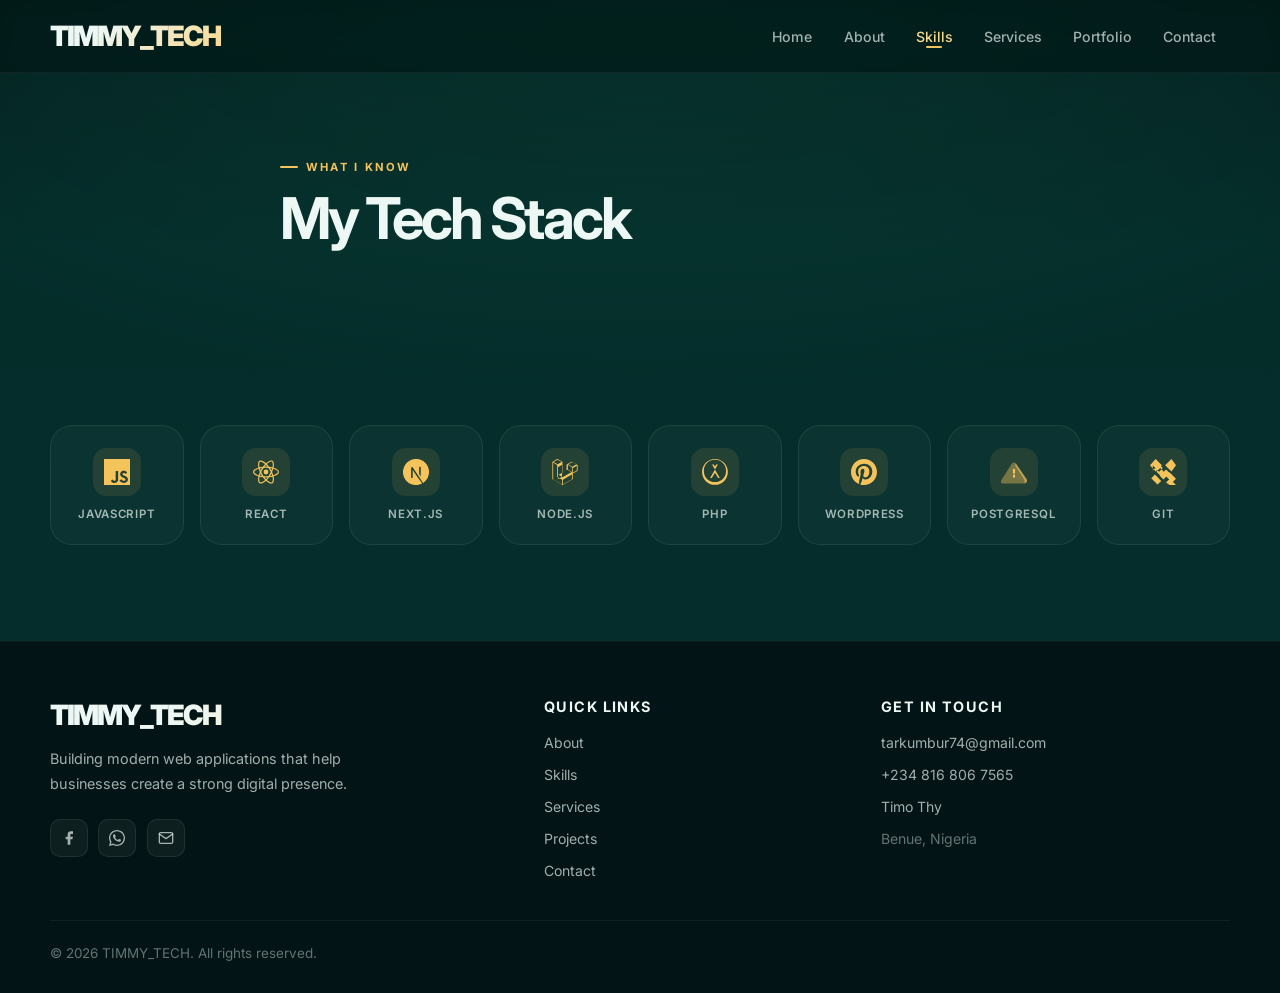
<file: skills.html>
<!DOCTYPE html>
<html lang="en">
  <head>
    <meta charset="UTF-8" />
    <meta name="viewport" content="width=device-width, initial-scale=1.0" />
    <title>Skills | TIMMY_TECH</title>
    <meta name="description" content="Tech stack and skills of Timmy Tech — JavaScript, React, Next.js, Node.js, PHP, WordPress, PostgreSQL, Git." />
    <link rel="preconnect" href="https://fonts.googleapis.com" />
    <link rel="preconnect" href="https://fonts.gstatic.com" crossorigin />
    <link href="https://fonts.googleapis.com/css2?family=Inter:wght@400;500;600;700;800;900&display=swap" rel="stylesheet" />
    <link rel="stylesheet" href="styles.css" />
  </head>
  <body>
    <div class="page-shell">

      <!-- ── NAV ── -->
      <header class="topbar">
        <nav class="nav container">
          <a class="brand" href="index.html">TIMMY_TECH</a>
          <div class="nav-links" id="navMenu">
            <a href="index.html"     class="nav-link">Home</a>
            <a href="about.html"     class="nav-link">About</a>
            <a href="skills.html"    class="nav-link">Skills</a>
            <a href="services.html"  class="nav-link">Services</a>
            <a href="portfolio.html" class="nav-link">Portfolio</a>
            <a href="contact.html"   class="nav-link">Contact</a>
          </div>
          <button class="menu-toggle" id="menuToggle" aria-label="Toggle menu">
            <span></span><span></span><span></span>
          </button>
        </nav>
      </header>

      <main>

        <!-- ── PAGE HERO ── -->
        <div class="page-hero container reveal">
          <p class="section-tag">What I know</p>
          <h1 class="page-title">My Tech Stack</h1>
        </div>

        <!-- ── SKILLS ── -->
        <section class="skills-section container" id="skills">
          <div class="skills-grid">

            <div class="skill-item reveal">
              <div class="skill-icon">
                <svg viewBox="0 0 24 24" fill="currentColor"><path d="M0 0h24v24H0V0zm22.034 18.276c-.175-1.095-.888-2.015-3.003-2.873c-.736-.345-1.554-.585-1.797-1.14c-.091-.33-.105-.51-.046-.705c.15-.646.915-.84 1.515-.66c.39.12.75.42.976.9c1.034-.676 1.034-.676 1.755-1.125c-.27-.42-.404-.601-.586-.78c-.63-.705-1.469-1.065-2.834-1.034l-.705.089c-.676.165-1.32.525-1.71 1.005c-1.14 1.291-.811 3.541.569 4.471c1.365 1.02 3.361 1.244 3.616 2.205c.24 1.17-.87 1.545-1.966 1.41c-.811-.18-1.26-.586-1.755-1.336l-1.83 1.051c.21.48.45.689.81 1.109c1.74 1.756 6.09 1.666 6.871-1.004c.029-.09.24-.705.074-1.65l.046.067zm-8.983-7.245h-2.248c0 1.938-.009 3.864-.009 5.805c0 1.232.063 2.363-.138 2.711c-.33.689-1.18.601-1.566.48c-.396-.196-.597-.466-.83-.855c-.063-.105-.11-.196-.127-.196l-1.825 1.125c.305.63.75 1.172 1.324 1.517c.855.51 2.004.675 3.207.405c.783-.226 1.458-.691 1.811-1.411c.51-.93.402-2.07.397-3.346c.012-2.054 0-4.109 0-6.179l.004-.056z"/></svg>
              </div>
              <span>JavaScript</span>
            </div>

            <div class="skill-item reveal">
              <div class="skill-icon">
                <svg viewBox="0 0 24 24" fill="currentColor"><path d="M14.23 12.004a2.236 2.236 0 0 1-2.235 2.236 2.236 2.236 0 0 1-2.236-2.236 2.236 2.236 0 0 1 2.235-2.236 2.236 2.236 0 0 1 2.236 2.236zm2.648-10.69c-1.346 0-3.107.96-4.888 2.622-1.78-1.653-3.542-2.602-4.887-2.602-.41 0-.783.093-1.106.278-1.375.793-1.683 3.264-.973 6.365C1.98 8.917 0 10.42 0 12.004c0 1.59 1.99 3.097 5.043 4.03-.704 3.113-.39 5.588.988 6.38.32.187.69.275 1.102.275 1.345 0 3.107-.96 4.888-2.624 1.78 1.654 3.542 2.603 4.887 2.603.41 0 .783-.09 1.106-.275 1.374-.792 1.683-3.263.973-6.365C22.02 15.096 24 13.59 24 12.004c0-1.59-1.99-3.097-5.043-4.032.704-3.11.39-5.587-.988-6.38-.318-.184-.688-.277-1.092-.278zm-.005 1.09c.225 0 .406.044.558.127.666.382.955 1.835.73 3.704-.054.46-.142.945-.25 1.44-.96-.236-2.006-.417-3.107-.534-.66-.905-1.345-1.727-2.035-2.447 1.592-1.48 3.087-2.292 4.105-2.29zm-9.77.02c1.012 0 2.514.808 4.11 2.28-.686.72-1.37 1.537-2.02 2.442-1.107.117-2.154.298-3.113.538-.112-.49-.195-.964-.254-1.42-.23-1.868.054-3.32.714-3.707.19-.09.4-.127.563-.132zm4.882 3.05c.455.468.91.992 1.36 1.564-.44-.02-.89-.034-1.36-.034-.47 0-.92.01-1.36.034.44-.572.895-1.096 1.36-1.565zM12 8.1c.74 0 1.477.034 2.202.093.406.582.802 1.203 1.183 1.86.372.64.71 1.29 1.018 1.946-.308.655-.646 1.31-1.013 1.95-.38.66-.773 1.288-1.18 1.87-.728.063-1.466.098-2.21.098-.74 0-1.477-.035-2.202-.093-.406-.582-.802-1.204-1.183-1.86-.372-.64-.71-1.29-1.018-1.946.303-.657.646-1.313 1.013-1.954.38-.66.773-1.286 1.18-1.868.728-.064 1.466-.098 2.21-.098zm-3.635.254c-.24.377-.48.763-.704 1.16-.225.39-.435.782-.635 1.174-.265-.656-.49-1.31-.676-1.947.64-.15 1.315-.283 2.015-.386zm7.26 0c.695.103 1.365.23 2.006.387-.18.632-.405 1.282-.66 1.933-.2-.39-.41-.783-.64-1.174-.225-.392-.465-.774-.705-1.146zm3.063.675c.484.15.944.317 1.375.498 1.732.74 2.852 1.708 2.852 2.476-.005.768-1.125 1.74-2.857 2.475-.42.18-.88.342-1.355.493-.28-.958-.646-1.956-1.1-2.98.45-1.017.81-2.01 1.085-2.964zm-13.395.004c.278.96.645 1.957 1.1 2.98-.45 1.017-.812 2.01-1.086 2.964-.484-.15-.944-.318-1.37-.5-1.732-.737-2.852-1.706-2.852-2.474 0-.768 1.12-1.742 2.852-2.476.42-.18.88-.342 1.356-.494zm11.678 4.28c.265.657.49 1.312.676 1.948-.64.157-1.316.29-2.016.39.24-.375.48-.762.705-1.158.225-.39.435-.788.636-1.18zm-9.945.02c.2.392.41.783.64 1.175.23.39.465.772.705 1.143-.695-.102-1.365-.23-2.006-.386.18-.63.406-1.282.66-1.933zM17.92 16.32c.112.493.2.968.254 1.423.23 1.868-.054 3.32-.714 3.708-.147.09-.338.128-.563.128-1.012 0-2.514-.807-4.11-2.28.686-.72 1.37-1.536 2.02-2.44 1.107-.118 2.154-.3 3.113-.54zm-11.83.01c.96.234 2.006.415 3.107.532.66.905 1.345 1.727 2.035 2.446-1.595 1.483-3.092 2.295-4.11 2.295-.22-.005-.406-.05-.553-.132-.666-.38-.955-1.834-.73-3.703.054-.46.142-.944.25-1.438zm4.56.64c.44.02.89.034 1.36.034.47 0 .92-.01 1.36-.034-.44.572-.895 1.095-1.36 1.565-.455-.47-.91-.993-1.36-1.565z"/></svg>
              </div>
              <span>React</span>
            </div>

            <div class="skill-item reveal">
              <div class="skill-icon">
                <svg viewBox="0 0 24 24" fill="currentColor"><path d="M11.572 0c-.176 0-.31.001-.358.007a19.76 19.76 0 0 1-.364.033C7.443.346 4.25 2.185 2.228 5.012a11.875 11.875 0 0 0-2.119 5.243c-.096.659-.108.854-.108 1.747s.012 1.089.108 1.748c.652 4.506 3.86 8.292 8.209 9.695.779.25 1.6.422 2.534.525.363.04 1.935.04 2.299 0 1.611-.178 2.977-.577 4.323-1.264.207-.106.247-.134.219-.158-.02-.013-.9-1.193-1.955-2.62l-1.919-2.592-2.404-3.558a338.739 338.739 0 0 0-2.422-3.556c-.009-.002-.018 1.579-.023 3.51-.007 3.38-.01 3.515-.052 3.595a.426.426 0 0 1-.206.214c-.075.037-.14.044-.495.044H7.81l-.108-.068a.438.438 0 0 1-.157-.171l-.05-.106.006-4.703.007-4.705.072-.092a.645.645 0 0 1 .174-.143c.096-.047.134-.051.54-.051.478 0 .558.018.682.154.035.038 1.337 1.999 2.895 4.361a10760.433 10760.433 0 0 0 4.735 7.17l1.9 2.879.096-.063a12.317 12.317 0 0 0 2.466-2.163 11.944 11.944 0 0 0 2.824-6.134c.096-.66.108-.854.108-1.748 0-.893-.012-1.088-.108-1.747-.652-4.506-3.859-8.292-8.208-9.695a12.597 12.597 0 0 0-2.499-.523A33.119 33.119 0 0 0 11.573 0zm4.069 7.217c.347 0 .408.005.486.047a.473.473 0 0 1 .237.277c.018.06.023 1.365.018 4.304l-.006 4.218-.744-1.14-.746-1.14v-3.066c0-1.982.01-3.097.023-3.15a.478.478 0 0 1 .233-.296c.096-.05.13-.054.499-.054z"/></svg>
              </div>
              <span>Next.js</span>
            </div>

            <div class="skill-item reveal">
              <div class="skill-icon">
                <svg viewBox="0 0 24 24" fill="currentColor"><path d="M23.642 5.43a.364.364 0 0 1 .014.1v5.149c0 .135-.073.26-.189.326l-4.323 2.49v4.934a.378.378 0 0 1-.188.326L9.93 23.949a.316.316 0 0 1-.066.027.29.29 0 0 1-.076.024.172.172 0 0 1-.04 0 .301.301 0 0 1-.038-.005.29.29 0 0 1-.041-.01.42.42 0 0 1-.052-.028L.526 18.755a.377.377 0 0 1-.188-.326V2.974c0-.035.006-.067.014-.1a.337.337 0 0 1 .023-.092.388.388 0 0 1 .022-.04.327.327 0 0 1 .068-.073.378.378 0 0 1 .026-.022L4.811.032a.375.375 0 0 1 .378 0l4.32 2.493h.001a.372.372 0 0 1 .026.021.38.38 0 0 1 .068.073.29.29 0 0 1 .022.04.338.338 0 0 1 .023.092.354.354 0 0 1 .014.1v9.666l3.76-2.173V5.43c0-.035.005-.068.013-.1a.34.34 0 0 1 .023-.093.32.32 0 0 1 .022-.038.388.388 0 0 1 .068-.073.378.378 0 0 1 .026-.022l4.32-2.492a.375.375 0 0 1 .378 0l4.32 2.492a.376.376 0 0 1 .026.022.386.386 0 0 1 .068.073.314.314 0 0 1 .023.038.34.34 0 0 1 .022.093zm-.743 5.14V6.18l-1.578.91-2.182 1.261v4.39l3.76-2.173zm-4.51 7.75V14.33l-2.147 1.225-6.126 3.492v4.43l8.273-4.765zM1.093 3.338v15.494l8.273 4.765v-4.43L4.999 16.72l-.002-.001-.002-.002c-.063-.037-.12-.088-.167-.147a.45.45 0 0 1-.065-.148.475.475 0 0 1-.016-.107v-.056V5.617L3.169 4.707l-2.076-1.37zM5.19.577L1.43 2.75l3.76 2.173 3.76-2.173L5.19.577zm1.892 17.084l2.182-1.244V5.43L7.686 6.34l-2.182 1.261v10.99l1.578-.91zm11.726-14.95l-3.76 2.172 3.76 2.173 3.76-2.173-3.76-2.173zm-.377 4.847L16.25 6.295l-1.578-.91v4.39l2.182 1.261 1.578.91V7.558zm-8.65 9.286l5.502-3.136 2.75-1.567-3.757-2.17-4.496 2.595-3.575 2.064 3.575 2.214z"/></svg>
              </div>
              <span>Node.js</span>
            </div>

            <div class="skill-item reveal">
              <div class="skill-icon">
                <svg viewBox="0 0 24 24" fill="currentColor"><path d="M11.96.044C5.368.044.044 5.368.044 11.96s5.324 11.916 11.916 11.916 11.916-5.324 11.916-11.916S18.552.044 11.96.044zm0 21.25C6.072 21.294 1.706 16.928 1.706 11.04c0-5.888 4.366-10.254 10.254-10.254 5.888 0 10.254 4.366 10.254 10.254 0 5.888-4.366 10.254-10.254 10.254zm.006-8.7l-2.89 4.992H7.47l4.496-7.782-2.71-4.69h1.656l1.048 1.814 1.048-1.814H14.664l-2.71 4.69 4.496 7.782h-1.606l-2.89-4.992z"/></svg>
              </div>
              <span>PHP</span>
            </div>

            <div class="skill-item reveal">
              <div class="skill-icon">
                <svg viewBox="0 0 24 24" fill="currentColor"><path d="M12 0C5.373 0 0 5.372 0 12c0 5.084 3.163 9.426 7.627 11.174-.105-.949-.2-2.405.042-3.441.218-.937 1.407-5.965 1.407-5.965s-.359-.719-.359-1.782c0-1.668.967-2.914 2.171-2.914 1.023 0 1.518.769 1.518 1.69 0 1.029-.655 2.568-.994 3.995-.283 1.194.599 2.169 1.777 2.169 2.133 0 3.772-2.249 3.772-5.495 0-2.873-2.064-4.882-5.012-4.882-3.414 0-5.418 2.561-5.418 5.207 0 1.031.397 2.138.893 2.738a.36.36 0 0 1 .083.345l-.333 1.36c-.053.22-.174.267-.402.161-1.499-.698-2.436-2.889-2.436-4.649 0-3.785 2.75-7.262 7.929-7.262 4.163 0 7.398 2.967 7.398 6.931 0 4.136-2.607 7.464-6.227 7.464-1.216 0-2.359-.632-2.75-1.378l-.748 2.853c-.271 1.043-1.002 2.35-1.492 3.146C9.57 23.812 10.763 24 12 24c6.627 0 12-5.373 12-12S18.627 0 12 0z"/></svg>
              </div>
              <span>WordPress</span>
            </div>

            <div class="skill-item reveal">
              <div class="skill-icon">
                <svg viewBox="0 0 24 24" fill="currentColor"><path d="M13.74 4.23c-.84-1.34-2.94-1.26-3.66 0L.15 19.77c-.82 1.33.29 2.91 1.83 2.91h20c1.54 0 2.65-1.58 1.84-2.91L13.74 4.23z" opacity=".4"/><path d="m13.74 4.23-.87 1.44L21.65 19.4c.3.49.3 1.11 0 1.6-.3.49-.85.77-1.43.77l1.76-.09c1.54 0 2.65-1.58 1.84-2.91L13.74 4.23z" opacity=".6"/><path d="M12 14.33a1 1 0 0 0-1 1v1a1 1 0 0 0 2 0v-1a1 1 0 0 0-1-1zm0-5.33a1 1 0 0 0-1 1v2.67a1 1 0 0 0 2 0V10a1 1 0 0 0-1-1z"/></svg>
              </div>
              <span>PostgreSQL</span>
            </div>

            <div class="skill-item reveal">
              <div class="skill-icon">
                <svg viewBox="0 0 24 24" fill="currentColor"><path d="M2.6 10.59L8.38 4.8l3.43 3.44-3.43 3.43-5.78-5.78zM5.21 0l5.79 5.79-5.79 5.78L0 5.79 5.21 0zm9.58 9.58L9 15.37l3.43 3.44 5.79-5.79-3.43-3.44zM19.79 0l-5.78 5.79 5.78 5.78L24 5.79 19.79 0zm-4.58 14.21L9.42 8.42l-3.43 3.43 5.79 5.79 3.43-3.43zM24 18.21l-5.79-5.79-3.42 3.43 5.78 5.79L24 18.21zm-13.63 2-5.79-5.79L1.15 17.85l5.79 5.78L10.37 20.21zM24 24l-5.79-5.79-3.42 3.43L18.21 24H24z"/></svg>
              </div>
              <span>Git</span>
            </div>

          </div>
        </section>

      </main>

      <!-- ── FOOTER ── -->
      <footer class="footer">
        <div class="container footer-grid">
          <div>
            <a href="index.html" class="brand footer-brand">TIMMY_TECH</a>
            <p>Building modern web applications that help businesses create a strong digital presence.</p>
            <div class="footer-socials">
              <a href="https://facebook.com/timo.thy" target="_blank" rel="noreferrer" aria-label="Facebook">
                <svg width="16" height="16" viewBox="0 0 24 24" fill="currentColor"><path d="M18 2h-3a5 5 0 0 0-5 5v3H7v4h3v8h4v-8h3l1-4h-4V7a1 1 0 0 1 1-1h3z"/></svg>
              </a>
              <a href="https://wa.me/2348168067565" target="_blank" rel="noreferrer" aria-label="WhatsApp">
                <svg width="16" height="16" viewBox="0 0 24 24" fill="currentColor"><path d="M17.472 14.382c-.297-.149-1.758-.867-2.03-.967-.273-.099-.471-.148-.67.15-.197.297-.767.966-.94 1.164-.173.199-.347.223-.644.075-.297-.15-1.255-.463-2.39-1.475-.883-.788-1.48-1.761-1.653-2.059-.173-.297-.018-.458.13-.606.134-.133.298-.347.446-.52.149-.174.198-.298.298-.497.099-.198.05-.371-.025-.52-.075-.149-.669-1.612-.916-2.207-.242-.579-.487-.5-.669-.51-.173-.008-.371-.01-.57-.01-.198 0-.52.074-.792.372-.272.297-1.04 1.016-1.04 2.479 0 1.462 1.065 2.875 1.213 3.074.149.198 2.096 3.2 5.077 4.487.709.306 1.262.489 1.694.625.712.227 1.36.195 1.871.118.571-.085 1.758-.719 2.006-1.413.248-.694.248-1.289.173-1.413-.074-.124-.272-.198-.57-.347z"/><path d="M12 0C5.373 0 0 5.373 0 12c0 2.124.554 4.118 1.524 5.847L0 24l6.335-1.509A11.954 11.954 0 0 0 12 24c6.627 0 12-5.373 12-12S18.627 0 12 0zm0 22c-1.848 0-3.576-.504-5.054-1.38l-.363-.214-3.762.896.952-3.666-.236-.375A9.96 9.96 0 0 1 2 12C2 6.477 6.477 2 12 2s10 4.477 10 10-4.477 10-10 10z"/></svg>
              </a>
              <a href="mailto:tarkumbur74@gmail.com" aria-label="Email">
                <svg width="16" height="16" viewBox="0 0 24 24" fill="none" stroke="currentColor" stroke-width="2" stroke-linecap="round" stroke-linejoin="round"><path d="M4 4h16c1.1 0 2 .9 2 2v12c0 1.1-.9 2-2 2H4c-1.1 0-2-.9-2-2V6c0-1.1.9-2 2-2z"/><polyline points="22,6 12,13 2,6"/></svg>
              </a>
            </div>
          </div>
          <div>
            <h4>Quick links</h4>
            <ul>
              <li><a href="about.html">About</a></li>
              <li><a href="skills.html">Skills</a></li>
              <li><a href="services.html">Services</a></li>
              <li><a href="portfolio.html">Projects</a></li>
              <li><a href="contact.html">Contact</a></li>
            </ul>
          </div>
          <div>
            <h4>Get in touch</h4>
            <ul>
              <li><a href="mailto:tarkumbur74@gmail.com">tarkumbur74@gmail.com</a></li>
              <li><a href="https://wa.me/2348168067565">+234 816 806 7565</a></li>
              <li><a href="https://facebook.com/timo.thy" target="_blank" rel="noreferrer">Timo Thy</a></li>
              <li><span style="color:var(--soft)">Benue, Nigeria</span></li>
            </ul>
          </div>
        </div>
        <div class="copyright container">
          <span>© <span id="year"></span> TIMMY_TECH. All rights reserved.</span>
        </div>
      </footer>

    </div>
    <script src="script.js"></script>
  </body>
</html>
</file>
<file: styles.css>
/* ─────────────────────────────────────────────
   TOKENS
───────────────────────────────────────────── */
:root {
  --bg:           #021f1d;
  --bg-strong:    #062b2d;
  --bg-soft:      #0a3a39;
  --panel:        rgba(15, 45, 46, 0.9);
  --card:         rgba(255, 255, 255, 0.03);
  --card-border:  rgba(255, 255, 255, 0.08);
  --text:         #edf7f3;
  --muted:        rgba(237, 247, 243, 0.68);
  --soft:         rgba(237, 247, 243, 0.42);
  --accent:       #f4c35c;
  --accent-2:     #f7d98d;
  --accent-glow:  rgba(244, 195, 92, 0.22);
  --radius-card:  22px;
  --radius-btn:   12px;
  --shadow-card:  0 16px 40px rgba(0, 0, 0, 0.22);
  --transition:   0.22s ease;
}

/* ─────────────────────────────────────────────
   RESET
───────────────────────────────────────────── */
*, *::before, *::after { box-sizing: border-box; margin: 0; padding: 0; }
html  { scroll-behavior: smooth; }
body  { font-family: "Inter", sans-serif; background: #040a0a; color: var(--text); }
img   { max-width: 100%; display: block; }
a     { color: inherit; text-decoration: none; }
button, input { font: inherit; cursor: pointer; }
ul    { list-style: none; }

/* ─────────────────────────────────────────────
   PAGE SHELL
───────────────────────────────────────────── */
.page-shell {
  min-height: 100vh;
  padding-top: 72px; /* offset for fixed navbar */
  background:
    radial-gradient(ellipse 80% 50% at 50% -10%, rgba(20, 100, 80, 0.3), transparent),
    linear-gradient(180deg, #031d1d 0%, #042d2a 25%, #042d2d 100%);
  overflow-x: hidden;
}

.container {
  width: min(1180px, calc(100% - 40px));
  margin: 0 auto;
}

/* ─────────────────────────────────────────────
   SCROLL REVEAL
───────────────────────────────────────────── */
.reveal {
  opacity: 0;
  transform: translateY(30px);
  transition: opacity 0.65s ease, transform 0.65s ease;
}
.reveal.reveal-right {
  transform: translateX(30px);
}
.reveal.is-visible {
  opacity: 1;
  transform: translate(0, 0);
}

/* stagger children inside a grid */
.skills-grid   .reveal:nth-child(2) { transition-delay: 0.07s; }
.skills-grid   .reveal:nth-child(3) { transition-delay: 0.14s; }
.skills-grid   .reveal:nth-child(4) { transition-delay: 0.21s; }
.skills-grid   .reveal:nth-child(5) { transition-delay: 0.28s; }
.skills-grid   .reveal:nth-child(6) { transition-delay: 0.35s; }
.skills-grid   .reveal:nth-child(7) { transition-delay: 0.42s; }
.skills-grid   .reveal:nth-child(8) { transition-delay: 0.49s; }
.service-grid  .reveal:nth-child(2) { transition-delay: 0.08s; }
.service-grid  .reveal:nth-child(3) { transition-delay: 0.16s; }
.service-grid  .reveal:nth-child(4) { transition-delay: 0.24s; }
.service-grid  .reveal:nth-child(5) { transition-delay: 0.32s; }
.service-grid  .reveal:nth-child(6) { transition-delay: 0.40s; }
.projects-panel .reveal:nth-child(2) { transition-delay: 0.1s; }
.projects-panel .reveal:nth-child(3) { transition-delay: 0.2s; }

/* ─────────────────────────────────────────────
   NAV / TOPBAR
───────────────────────────────────────────── */
.topbar {
  position: fixed;
  top: 0;
  left: 0;
  right: 0;
  z-index: 100;
  backdrop-filter: blur(14px) saturate(160%);
  -webkit-backdrop-filter: blur(14px) saturate(160%);
  background: rgba(2, 18, 18, 0.55);
  border-bottom: 1px solid rgba(255, 255, 255, 0.05);
  transition: background var(--transition);
}

.topbar.scrolled {
  background: rgba(2, 18, 18, 0.82);
}

.nav {
  display: flex;
  align-items: center;
  justify-content: space-between;
  min-height: 72px;
}

.brand {
  font-size: 1.75rem;
  font-weight: 900;
  letter-spacing: -0.07em;
  background: linear-gradient(135deg, var(--text) 30%, var(--accent-2) 100%);
  -webkit-background-clip: text;
  -webkit-text-fill-color: transparent;
  background-clip: text;
}

.nav-links {
  display: flex;
  align-items: center;
  gap: 0.25rem;
}

.nav-link {
  position: relative;
  padding: 0.45rem 0.85rem;
  border-radius: 8px;
  font-size: 0.88rem;
  font-weight: 500;
  color: var(--muted);
  transition: color var(--transition), background var(--transition);
}
.nav-link::after {
  content: '';
  position: absolute;
  bottom: 4px;
  left: 50%;
  transform: translateX(-50%) scaleX(0);
  width: 16px;
  height: 2px;
  border-radius: 999px;
  background: var(--accent);
  transition: transform var(--transition);
}
.nav-link:hover,
.nav-link:focus-visible {
  color: var(--text);
  background: rgba(255, 255, 255, 0.05);
}
.nav-link.active {
  color: var(--accent-2);
}
.nav-link.active::after {
  transform: translateX(-50%) scaleX(1);
}

.menu-toggle {
  display: none;
  width: 42px;
  height: 42px;
  border-radius: 10px;
  border: 1px solid rgba(255, 255, 255, 0.1);
  background: rgba(255, 255, 255, 0.03);
  align-items: center;
  justify-content: center;
  flex-direction: column;
  gap: 5px;
  transition: background var(--transition);
}
.menu-toggle:hover { background: rgba(255, 255, 255, 0.07); }
.menu-toggle span {
  display: block;
  width: 18px;
  height: 2px;
  background: var(--text);
  border-radius: 999px;
  transition: transform 0.3s ease, opacity 0.3s ease;
}
.menu-toggle.is-open span:nth-child(1) { transform: translateY(7px) rotate(45deg); }
.menu-toggle.is-open span:nth-child(2) { opacity: 0; transform: scaleX(0); }
.menu-toggle.is-open span:nth-child(3) { transform: translateY(-7px) rotate(-45deg); }

/* ─────────────────────────────────────────────
   HERO
───────────────────────────────────────────── */
.hero {
  display: grid;
  grid-template-columns: 1.05fr 0.95fr;
  align-items: center;
  gap: 2rem;
  padding: 5.5rem 0 3rem;
  position: relative;
}

.hero-copy { position: relative; z-index: 1; }

.eyebrow,
.section-tag,
.mini-tag {
  display: inline-flex;
  align-items: center;
  gap: 0.5rem;
  font-size: 0.7rem;
  letter-spacing: 0.2em;
  text-transform: uppercase;
  color: var(--accent);
  font-weight: 700;
}
.section-tag::before {
  content: '';
  display: inline-block;
  width: 18px;
  height: 2px;
  border-radius: 999px;
  background: var(--accent);
}

.hero h1 {
  margin-top: 1.2rem;
  font-size: clamp(2.8rem, 5vw, 5rem);
  line-height: 0.95;
  letter-spacing: -0.065em;
  max-width: 580px;
}
.hero h1 span {
  display: block;
  background: linear-gradient(135deg, var(--accent) 0%, var(--accent-2) 100%);
  -webkit-background-clip: text;
  -webkit-text-fill-color: transparent;
  background-clip: text;
}

.lead {
  margin-top: 1.4rem;
  max-width: 520px;
  color: var(--muted);
  font-size: 1.05rem;
  line-height: 1.85;
}

.cta-row,
.action-row {
  display: flex;
  flex-wrap: wrap;
  gap: 1rem;
  margin-top: 2.2rem;
}

/* ─────────────────────────────────────────────
   BUTTONS
───────────────────────────────────────────── */
.btn {
  display: inline-flex;
  align-items: center;
  justify-content: center;
  min-height: 50px;
  padding: 0 1.5rem;
  border-radius: var(--radius-btn);
  font-weight: 700;
  font-size: 0.92rem;
  border: 1px solid transparent;
  transition: transform var(--transition), box-shadow var(--transition),
              background var(--transition), border-color var(--transition);
}
.btn:hover  { transform: translateY(-2px); }
.btn:active { transform: translateY(0); }

.btn-primary {
  background: linear-gradient(135deg, var(--accent) 0%, #d9a83d 100%);
  color: #102d29;
  box-shadow: 0 10px 32px rgba(244, 195, 92, 0.3);
}
.btn-primary:hover { box-shadow: 0 14px 40px rgba(244, 195, 92, 0.45); }

.btn-secondary,
.btn-ghost {
  background: rgba(255, 255, 255, 0.04);
  color: var(--text);
  border-color: rgba(255, 255, 255, 0.12);
}
.btn-secondary:hover,
.btn-ghost:hover {
  background: rgba(255, 255, 255, 0.08);
  border-color: rgba(255, 255, 255, 0.22);
}

/* ─────────────────────────────────────────────
   HERO VISUAL
───────────────────────────────────────────── */
.hero-visual {
  position: relative;
  display: flex;
  justify-content: center;
  align-items: flex-end;
  min-height: 560px;
}
.hero-visual img {
  position: relative;
  z-index: 2;
  width: min(100%, 520px);
  object-fit: cover;
  border-radius: 32px 32px 0 0;
  filter: drop-shadow(0 28px 42px rgba(0, 0, 0, 0.35));
}

.orb {
  position: absolute;
  border-radius: 50%;
  border: 1px solid rgba(255, 255, 255, 0.06);
  background: transparent;
  animation: orbPulse 6s ease-in-out infinite;
}
.orb-one {
  width: 580px; height: 580px;
  top: 20px; left: 50%;
  transform: translateX(-50%);
  animation-delay: 0s;
}
.orb-two {
  width: 440px; height: 440px;
  top: 60px; left: 50%;
  transform: translateX(-50%);
  animation-delay: 1.5s;
  border-color: rgba(244, 195, 92, 0.08);
}

@keyframes orbPulse {
  0%, 100% { opacity: 0.5; }
  50%       { opacity: 1; }
}

/* ─────────────────────────────────────────────
   ABOUT
───────────────────────────────────────────── */
.about {
  display: grid;
  grid-template-columns: 0.9fr 1.1fr;
  align-items: center;
  gap: 3.5rem;
  padding: 6rem 0 2.5rem;
}

.about-visual {
  position: relative;
}
.about-visual::before {
  content: '';
  position: absolute;
  inset: -12px;
  border-radius: 0 0 42px 42px;
  background: linear-gradient(180deg, transparent 40%, rgba(244, 195, 92, 0.07));
  pointer-events: none;
  z-index: 0;
}
.about-visual img {
  position: relative;
  z-index: 1;
  width: 100%;
  max-width: 480px;
  margin: 0 auto;
  border-radius: 0 0 36px 36px;
  filter: drop-shadow(0 24px 38px rgba(0, 0, 0, 0.28));
}

.about-copy h2,
.section-heading h2,
.experience-copy h2 {
  font-size: clamp(2rem, 3vw, 3rem);
  line-height: 1.1;
  letter-spacing: -0.055em;
  margin-top: 0.9rem;
}

.about-copy > p {
  margin-top: 1.1rem;
  color: var(--muted);
  line-height: 1.85;
  max-width: 520px;
}

.check-list {
  margin-top: 1.6rem;
  display: grid;
  gap: 0.8rem;
}
.check-list li {
  position: relative;
  padding-left: 1.8rem;
  color: var(--text);
  font-weight: 500;
  font-size: 0.95rem;
}
.check-list li::before {
  content: '✓';
  position: absolute;
  left: 0;
  color: var(--accent);
  font-weight: 800;
}

/* ─────────────────────────────────────────────
   INFO STRIP
───────────────────────────────────────────── */
.info-strip {
  margin-top: 2.5rem;
  padding: 1.8rem 0;
  background: rgba(255, 255, 255, 0.015);
  border-top: 1px solid rgba(255, 255, 255, 0.05);
  border-bottom: 1px solid rgba(255, 255, 255, 0.05);
}
.info-grid {
  display: grid;
  grid-template-columns: repeat(3, 1fr);
  gap: 2rem;
}
.info-grid a {
  color: var(--muted);
  font-size: 0.92rem;
  transition: color var(--transition);
}
.info-grid a:hover { color: var(--accent-2); }

.socials { display: flex; gap: 0.75rem; flex-wrap: wrap; margin-top: 0.3rem; }

.social-pill {
  display: inline-flex;
  align-items: center;
  gap: 0.4rem;
  padding: 0.35rem 0.8rem;
  border-radius: 999px;
  background: rgba(255, 255, 255, 0.05);
  border: 1px solid rgba(255, 255, 255, 0.08);
  font-size: 0.8rem;
  color: var(--muted) !important;
  transition: background var(--transition), color var(--transition), border-color var(--transition);
}
.social-pill:hover {
  background: rgba(244, 195, 92, 0.1) !important;
  border-color: rgba(244, 195, 92, 0.3) !important;
  color: var(--accent-2) !important;
}

/* ─────────────────────────────────────────────
   SKILLS
───────────────────────────────────────────── */
.skills-section {
  padding: 6rem 0 2rem;
}
.section-heading { margin-bottom: 2.5rem; }
.section-heading.center { text-align: center; }
.section-heading.center .section-tag { justify-content: center; }
.section-heading.center .section-tag::before { display: none; }

.skills-grid {
  display: grid;
  grid-template-columns: repeat(8, 1fr);
  gap: 1rem;
  margin-top: 2.5rem;
}

.skill-item {
  display: flex;
  flex-direction: column;
  align-items: center;
  gap: 0.7rem;
  padding: 1.4rem 0.6rem;
  border-radius: var(--radius-card);
  background: var(--card);
  border: 1px solid var(--card-border);
  cursor: default;
  transition: transform var(--transition), border-color var(--transition),
              background var(--transition), box-shadow var(--transition);
}
.skill-item:hover {
  transform: translateY(-5px);
  border-color: rgba(244, 195, 92, 0.4);
  background: rgba(244, 195, 92, 0.05);
  box-shadow: 0 12px 32px rgba(0, 0, 0, 0.2);
}

.skill-icon {
  width: 48px;
  height: 48px;
  display: grid;
  place-items: center;
  border-radius: 14px;
  background: rgba(244, 195, 92, 0.1);
  color: var(--accent);
  transition: background var(--transition);
}
.skill-icon svg { width: 26px; height: 26px; }
.skill-item:hover .skill-icon { background: rgba(244, 195, 92, 0.18); }

.skill-item span {
  font-size: 0.72rem;
  font-weight: 600;
  text-transform: uppercase;
  letter-spacing: 0.06em;
  color: var(--muted);
}

/* ─────────────────────────────────────────────
   SERVICES
───────────────────────────────────────────── */
.services { padding: 6rem 0 2rem; }

.service-grid {
  margin-top: 2.5rem;
  display: grid;
  grid-template-columns: repeat(3, 1fr);
  gap: 1.4rem;
}

.service-card {
  background: var(--card);
  border: 1px solid var(--card-border);
  border-radius: var(--radius-card);
  padding: 2rem 1.6rem 1.8rem;
  box-shadow: var(--shadow-card);
  transition: transform var(--transition), border-color var(--transition),
              background var(--transition), box-shadow var(--transition);
}
.service-card:hover {
  transform: translateY(-5px);
  border-color: rgba(244, 195, 92, 0.35);
  background: rgba(244, 195, 92, 0.03);
  box-shadow: 0 20px 48px rgba(0, 0, 0, 0.28);
}

.service-icon {
  width: 62px;
  height: 62px;
  display: grid;
  place-items: center;
  border-radius: 16px;
  background: rgba(244, 195, 92, 0.1);
  color: var(--accent);
  margin-bottom: 1.3rem;
  transition: background var(--transition);
}
.service-card:hover .service-icon { background: rgba(244, 195, 92, 0.18); }

.service-card h3 {
  font-size: 1.2rem;
  font-weight: 700;
  margin-bottom: 0.7rem;
  letter-spacing: -0.03em;
}
.service-card p {
  color: var(--muted);
  font-size: 0.92rem;
  line-height: 1.8;
}

/* ─────────────────────────────────────────────
   EXPERIENCE / PORTFOLIO
───────────────────────────────────────────── */
.experience {
  display: grid;
  grid-template-columns: 1fr 0.95fr;
  gap: 3rem;
  align-items: start;
  padding: 6rem 0 2rem;
}

.timeline {
  margin-top: 2rem;
  display: grid;
  gap: 0;
}

.timeline-item {
  display: grid;
  grid-template-columns: 72px 1fr;
  gap: 1.2rem;
  align-items: start;
  padding: 1.1rem 0;
  border-bottom: 1px solid rgba(255, 255, 255, 0.05);
  position: relative;
}
.timeline-item:last-child { border-bottom: none; }

.timeline-item::before {
  content: '';
  position: absolute;
  left: 35px;
  top: 0;
  bottom: 0;
  width: 1px;
  background: linear-gradient(to bottom, rgba(244, 195, 92, 0.15), transparent);
}

.year {
  display: inline-flex;
  align-items: center;
  justify-content: center;
  height: 32px;
  padding: 0 0.6rem;
  border-radius: 999px;
  background: rgba(244, 195, 92, 0.12);
  color: var(--accent);
  font-weight: 700;
  font-size: 0.78rem;
  white-space: nowrap;
  position: relative;
  z-index: 1;
}

.timeline-item p {
  color: var(--muted);
  font-size: 0.9rem;
  line-height: 1.7;
  padding-top: 0.4rem;
}

.mini-profile {
  margin-top: 2.2rem;
  display: flex;
  align-items: center;
  gap: 1rem;
  padding: 0.85rem 1rem;
  border-radius: 16px;
  background: rgba(255, 255, 255, 0.025);
  border: 1px solid rgba(255, 255, 255, 0.07);
  max-width: 360px;
}
.mini-profile img {
  width: 56px;
  height: 56px;
  object-fit: cover;
  border-radius: 50%;
  border: 2px solid rgba(244, 195, 92, 0.3);
}
.mini-profile div { display: flex; flex-direction: column; gap: 0.2rem; }
.mini-profile strong { font-size: 1rem; font-weight: 700; }
.mini-profile span  { color: var(--muted); font-size: 0.82rem; }

/* ─── Project cards ─── */
.projects-panel {
  display: grid;
  gap: 1.3rem;
  padding-top: 0.5rem;
}

.project-card {
  background: var(--card);
  border: 1px solid rgba(255, 255, 255, 0.07);
  border-radius: var(--radius-card);
  padding: 1.5rem 1.4rem;
  box-shadow: var(--shadow-card);
  transition: transform var(--transition), border-color var(--transition),
              box-shadow var(--transition);
}
.project-card:hover {
  transform: translateY(-4px);
  border-color: rgba(244, 195, 92, 0.3);
  box-shadow: 0 20px 50px rgba(0, 0, 0, 0.28);
}

.project-header {
  display: flex;
  align-items: center;
  justify-content: space-between;
  margin-bottom: 0.9rem;
}

.project-badge {
  display: inline-flex;
  min-height: 26px;
  padding: 0 0.75rem;
  align-items: center;
  border-radius: 999px;
  background: rgba(244, 195, 92, 0.12);
  color: var(--accent);
  font-size: 0.68rem;
  font-weight: 700;
  text-transform: uppercase;
  letter-spacing: 0.08em;
}

.project-year {
  color: var(--soft);
  font-size: 0.8rem;
  font-weight: 600;
}

.project-card h3 {
  font-size: 1.55rem;
  font-weight: 800;
  letter-spacing: -0.04em;
  margin-bottom: 0.5rem;
}

.project-card p {
  color: var(--muted);
  font-size: 0.88rem;
  line-height: 1.75;
}

.project-tags {
  display: flex;
  flex-wrap: wrap;
  gap: 0.5rem;
  margin-top: 1rem;
}
.project-tags span {
  padding: 0.25rem 0.7rem;
  border-radius: 999px;
  font-size: 0.72rem;
  font-weight: 600;
  background: rgba(255, 255, 255, 0.05);
  border: 1px solid rgba(255, 255, 255, 0.08);
  color: var(--soft);
}

/* ─────────────────────────────────────────────
   NEWSLETTER
───────────────────────────────────────────── */
.newsletter { padding: 4.5rem 0 2rem; }

.newsletter-box {
  display: flex;
  align-items: center;
  justify-content: space-between;
  gap: 2rem;
  background: linear-gradient(135deg, rgba(244, 195, 92, 0.06), rgba(255, 255, 255, 0.02));
  border: 1px solid rgba(244, 195, 92, 0.14);
  border-radius: var(--radius-card);
  padding: 2rem 2.2rem;
}

.newsletter-box h3 {
  font-size: clamp(1.7rem, 2.2vw, 2.4rem);
  letter-spacing: -0.04em;
  flex-shrink: 0;
}

.newsletter-form {
  display: flex;
  align-items: center;
  gap: 0.7rem;
  width: min(100%, 460px);
}

.newsletter-form input {
  flex: 1;
  min-height: 52px;
  padding: 0 1.1rem;
  border-radius: var(--radius-btn);
  border: 1px solid rgba(255, 255, 255, 0.1);
  color: var(--text);
  background: rgba(255, 255, 255, 0.04);
  outline: none;
  transition: border-color var(--transition);
}
.newsletter-form input::placeholder { color: var(--soft); }
.newsletter-form input:focus { border-color: rgba(244, 195, 92, 0.4); }

.newsletter-form button {
  flex-shrink: 0;
  min-height: 52px;
  padding: 0 1.4rem;
  border: none;
  border-radius: var(--radius-btn);
  background: linear-gradient(135deg, var(--accent) 0%, #d49b2d 100%);
  color: #0f2829;
  font-weight: 800;
  font-size: 0.88rem;
  transition: transform var(--transition), box-shadow var(--transition);
}
.newsletter-form button:hover {
  transform: translateY(-1px);
  box-shadow: 0 8px 24px rgba(244, 195, 92, 0.35);
}
.newsletter-form button:disabled { opacity: 0.7; cursor: not-allowed; }

/* ─────────────────────────────────────────────
   FOOTER
───────────────────────────────────────────── */
.footer {
  padding: 3.5rem 0 2rem;
  background: rgba(2, 14, 15, 0.8);
  border-top: 1px solid rgba(255, 255, 255, 0.05);
  margin-top: 4rem;
}

.footer-grid {
  display: grid;
  grid-template-columns: 1.3fr 0.85fr 1fr;
  gap: 2.5rem;
}

.footer-brand {
  display: block;
  margin-bottom: 0.9rem;
  /* brand gradient applied via .brand */
}

.footer p {
  color: var(--muted);
  font-size: 0.9rem;
  line-height: 1.75;
  max-width: 320px;
}

.footer-socials {
  display: flex;
  gap: 0.65rem;
  margin-top: 1.4rem;
}
.footer-socials a {
  width: 38px;
  height: 38px;
  display: grid;
  place-items: center;
  border-radius: 10px;
  background: rgba(255, 255, 255, 0.05);
  border: 1px solid rgba(255, 255, 255, 0.08);
  color: var(--muted);
  transition: background var(--transition), color var(--transition),
              border-color var(--transition), transform var(--transition);
}
.footer-socials a:hover {
  background: rgba(244, 195, 92, 0.12);
  border-color: rgba(244, 195, 92, 0.3);
  color: var(--accent-2);
  transform: translateY(-2px);
}

.footer h4 {
  font-size: 0.9rem;
  font-weight: 700;
  text-transform: uppercase;
  letter-spacing: 0.1em;
  color: var(--text);
  margin-bottom: 1.1rem;
}

.footer ul { display: grid; gap: 0.75rem; }
.footer li a,
.footer li span {
  color: var(--muted);
  font-size: 0.88rem;
  transition: color var(--transition);
}
.footer li a:hover { color: var(--accent-2); }

.copyright {
  margin-top: 2.5rem;
  padding-top: 1.5rem;
  border-top: 1px solid rgba(255, 255, 255, 0.05);
  color: var(--soft);
  font-size: 0.84rem;
}

/* ─────────────────────────────────────────────
   RESPONSIVE — 1080px
───────────────────────────────────────────── */
@media (max-width: 1080px) {
  .skills-grid {
    grid-template-columns: repeat(4, 1fr);
  }
  .service-grid {
    grid-template-columns: repeat(2, 1fr);
  }
}

/* ─────────────────────────────────────────────
   RESPONSIVE — 880px
───────────────────────────────────────────── */
@media (max-width: 880px) {
  /* mobile nav */
  .nav-links {
    position: absolute;
    top: calc(100% + 8px);
    left: 20px;
    right: 20px;
    background: rgba(4, 24, 24, 0.97);
    border: 1px solid rgba(255, 255, 255, 0.07);
    border-radius: 16px;
    padding: 0.8rem;
    display: none;
    flex-direction: column;
    align-items: stretch;
    gap: 0.2rem;
    backdrop-filter: blur(16px);
  }
  .nav-links.is-open { display: flex; }
  .nav-link          { padding: 0.75rem 1rem; border-radius: 10px; }
  .nav-link::after   { display: none; }
  .menu-toggle       { display: flex; }

  /* layouts */
  .hero,
  .about,
  .experience,
  .footer-grid,
  .info-grid {
    grid-template-columns: 1fr;
  }

  .hero       { padding-top: 3.5rem; gap: 3rem; }
  .hero-visual { min-height: 380px; }
  .hero-visual img { border-radius: 24px 24px 0 0; }
  .orb-one    { width: 380px; height: 380px; }
  .orb-two    { width: 280px; height: 280px; }

  .about      { padding-top: 4rem; }
  .about-visual { order: -1; }

  .experience { gap: 3rem; }
  .newsletter-box { flex-direction: column; align-items: stretch; }
  .newsletter-form { width: 100%; }
}

/* ─────────────────────────────────────────────
   RESPONSIVE — 640px
───────────────────────────────────────────── */
@media (max-width: 640px) {
  .brand { font-size: 1.4rem; }

  .skills-grid  { grid-template-columns: repeat(4, 1fr); gap: 0.75rem; }
  .service-grid { grid-template-columns: 1fr; }
  .footer-grid  { grid-template-columns: 1fr; }

  .cta-row,
  .action-row { flex-direction: column; }
  .btn        { width: 100%; }

  .newsletter-form { flex-direction: column; }
  .newsletter-form button { width: 100%; }

  .hero h1 { font-size: clamp(2.4rem, 9vw, 3.2rem); }
}

/* ─────────────────────────────────────────────
   RESPONSIVE — 400px
───────────────────────────────────────────── */
@media (max-width: 400px) {
  .skills-grid { grid-template-columns: repeat(3, 1fr); }
}

/* ─────────────────────────────────────────────
   PAGE HERO  (inner pages)
───────────────────────────────────────────── */
.page-hero {
  padding: 5rem 0 2.5rem;
  max-width: 720px;
}

.page-title {
  font-size: clamp(2.4rem, 4.5vw, 4rem);
  line-height: 1.05;
  letter-spacing: -0.055em;
  margin-top: 0.9rem;
}

.page-lead {
  margin-top: 1.1rem;
  color: var(--muted);
  font-size: 1.05rem;
  line-height: 1.85;
  max-width: 560px;
}

/* ─────────────────────────────────────────────
   SERVICES CTA
───────────────────────────────────────────── */
.services-cta {
  margin-top: 3.5rem;
  display: flex;
  align-items: center;
  gap: 1.4rem;
  flex-wrap: wrap;
}

.services-cta p {
  color: var(--muted);
  font-size: 1rem;
}

/* ─────────────────────────────────────────────
   CONTACT PAGE
───────────────────────────────────────────── */
.contact-section {
  padding: 1rem 0 4rem;
}

.contact-grid {
  display: grid;
  grid-template-columns: repeat(3, 1fr);
  gap: 1.4rem;
  margin-bottom: 3.5rem;
}

.contact-card {
  display: flex;
  flex-direction: column;
  gap: 0.5rem;
  padding: 2rem 1.6rem 1.8rem;
  background: var(--card);
  border: 1px solid var(--card-border);
  border-radius: var(--radius-card);
  box-shadow: var(--shadow-card);
  transition: transform var(--transition), border-color var(--transition),
              background var(--transition), box-shadow var(--transition);
  text-decoration: none;
  color: var(--text);
}
.contact-card:hover {
  transform: translateY(-5px);
  border-color: rgba(244, 195, 92, 0.35);
  background: rgba(244, 195, 92, 0.03);
  box-shadow: 0 20px 48px rgba(0, 0, 0, 0.28);
}

.contact-icon {
  width: 62px;
  height: 62px;
  display: grid;
  place-items: center;
  border-radius: 16px;
  background: rgba(244, 195, 92, 0.1);
  color: var(--accent);
  margin-bottom: 0.6rem;
  transition: background var(--transition);
}
.contact-card:hover .contact-icon { background: rgba(244, 195, 92, 0.18); }

.contact-card h3 {
  font-size: 1.2rem;
  font-weight: 700;
  letter-spacing: -0.03em;
}

.contact-card p {
  color: var(--muted);
  font-size: 0.92rem;
}

.contact-action {
  margin-top: auto;
  padding-top: 0.8rem;
  font-size: 0.82rem;
  font-weight: 600;
  color: var(--accent);
  letter-spacing: 0.01em;
}

/* ── Contact form ── */
.contact-form-wrap {
  background: var(--card);
  border: 1px solid var(--card-border);
  border-radius: var(--radius-card);
  padding: 2.5rem 2.2rem;
  box-shadow: var(--shadow-card);
}

.contact-form-wrap h2 {
  font-size: clamp(1.6rem, 2.5vw, 2.2rem);
  letter-spacing: -0.04em;
  margin-bottom: 1.8rem;
}

.contact-form {
  display: grid;
  gap: 1.2rem;
}

.form-row {
  display: grid;
  grid-template-columns: 1fr 1fr;
  gap: 1.2rem;
}

.form-group {
  display: flex;
  flex-direction: column;
  gap: 0.45rem;
}

.form-group label {
  font-size: 0.82rem;
  font-weight: 600;
  color: var(--muted);
  letter-spacing: 0.04em;
  text-transform: uppercase;
}

.form-group input,
.form-group textarea {
  padding: 0.85rem 1rem;
  border-radius: var(--radius-btn);
  border: 1px solid rgba(255, 255, 255, 0.1);
  background: rgba(255, 255, 255, 0.04);
  color: var(--text);
  outline: none;
  resize: vertical;
  transition: border-color var(--transition);
}
.form-group input::placeholder,
.form-group textarea::placeholder { color: var(--soft); }
.form-group input:focus,
.form-group textarea:focus { border-color: rgba(244, 195, 92, 0.45); }

/* ─────────────────────────────────────────────
   RESPONSIVE — contact & page-hero
───────────────────────────────────────────── */
@media (max-width: 880px) {
  .contact-grid { grid-template-columns: 1fr; }
  .form-row     { grid-template-columns: 1fr; }
}

@media (max-width: 640px) {
  .page-hero    { padding-top: 3.5rem; }
  .contact-form-wrap { padding: 1.6rem 1.2rem; }
}
</file>
